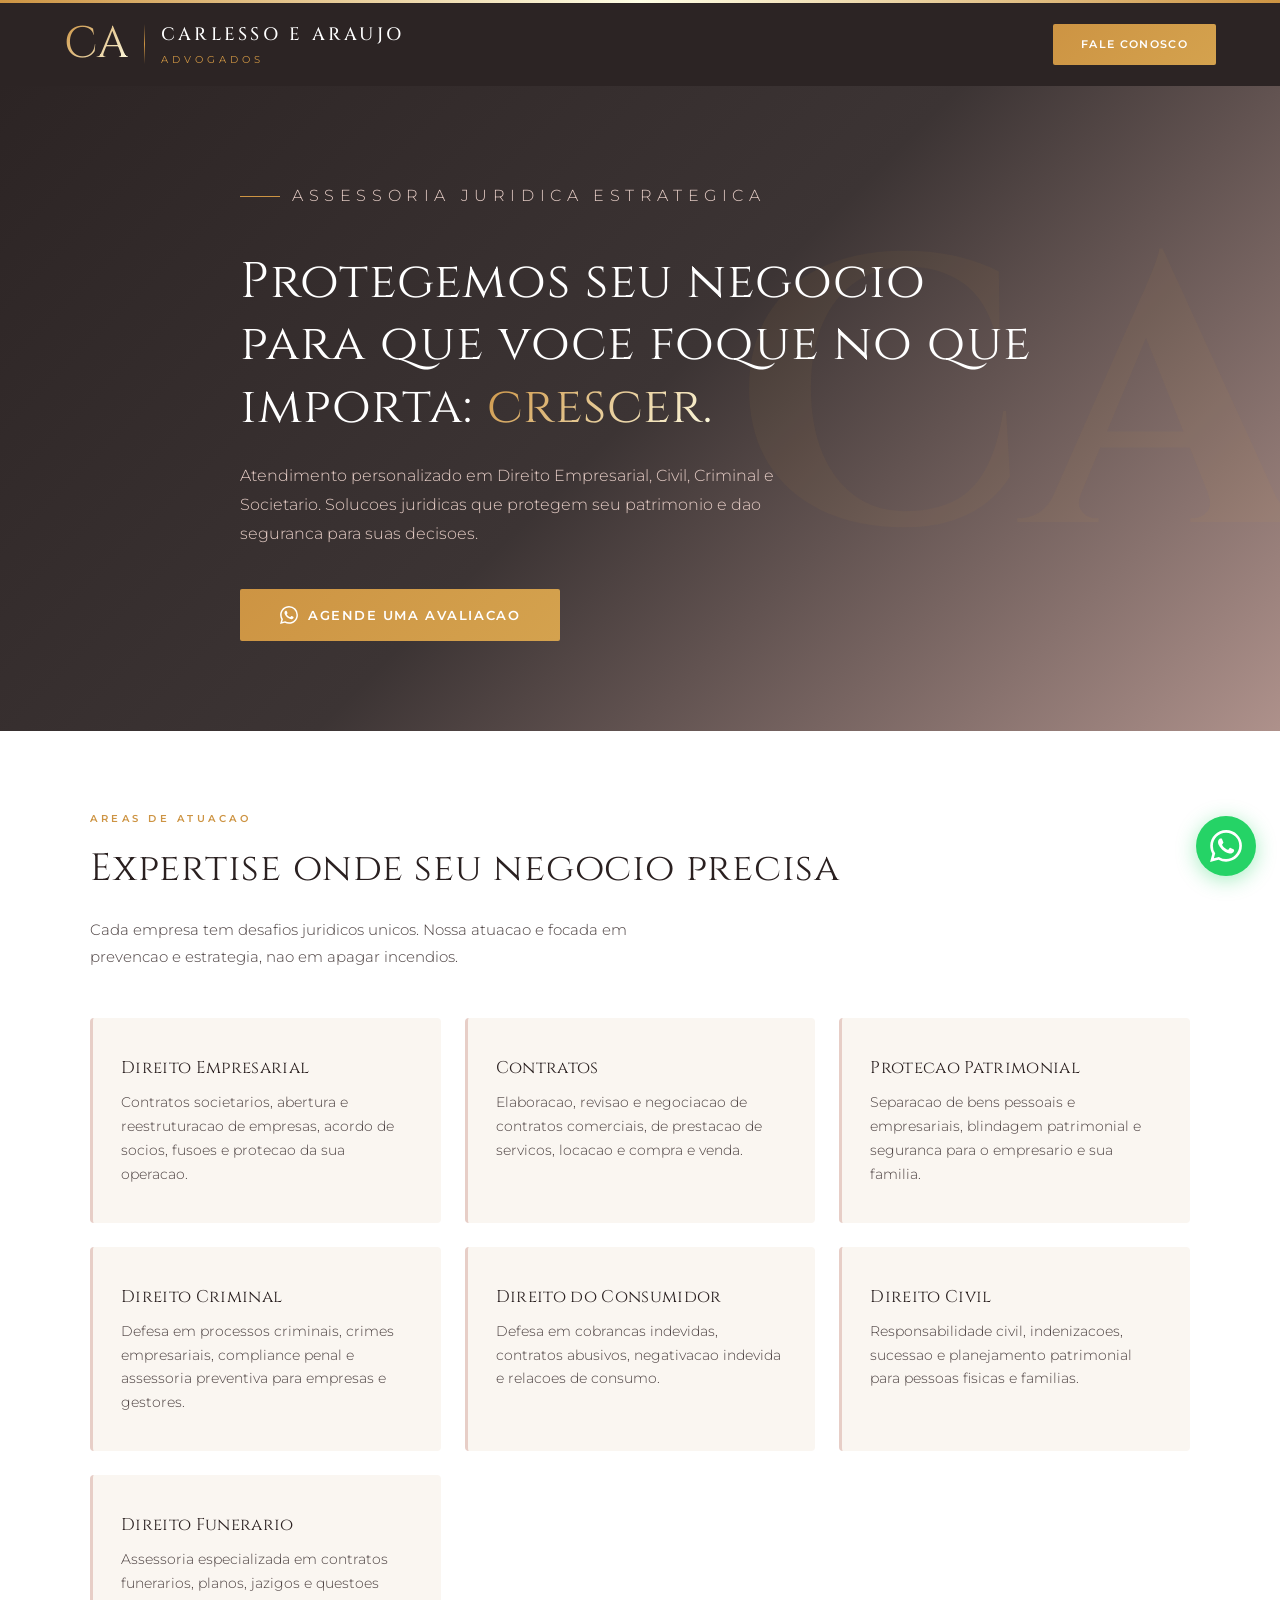
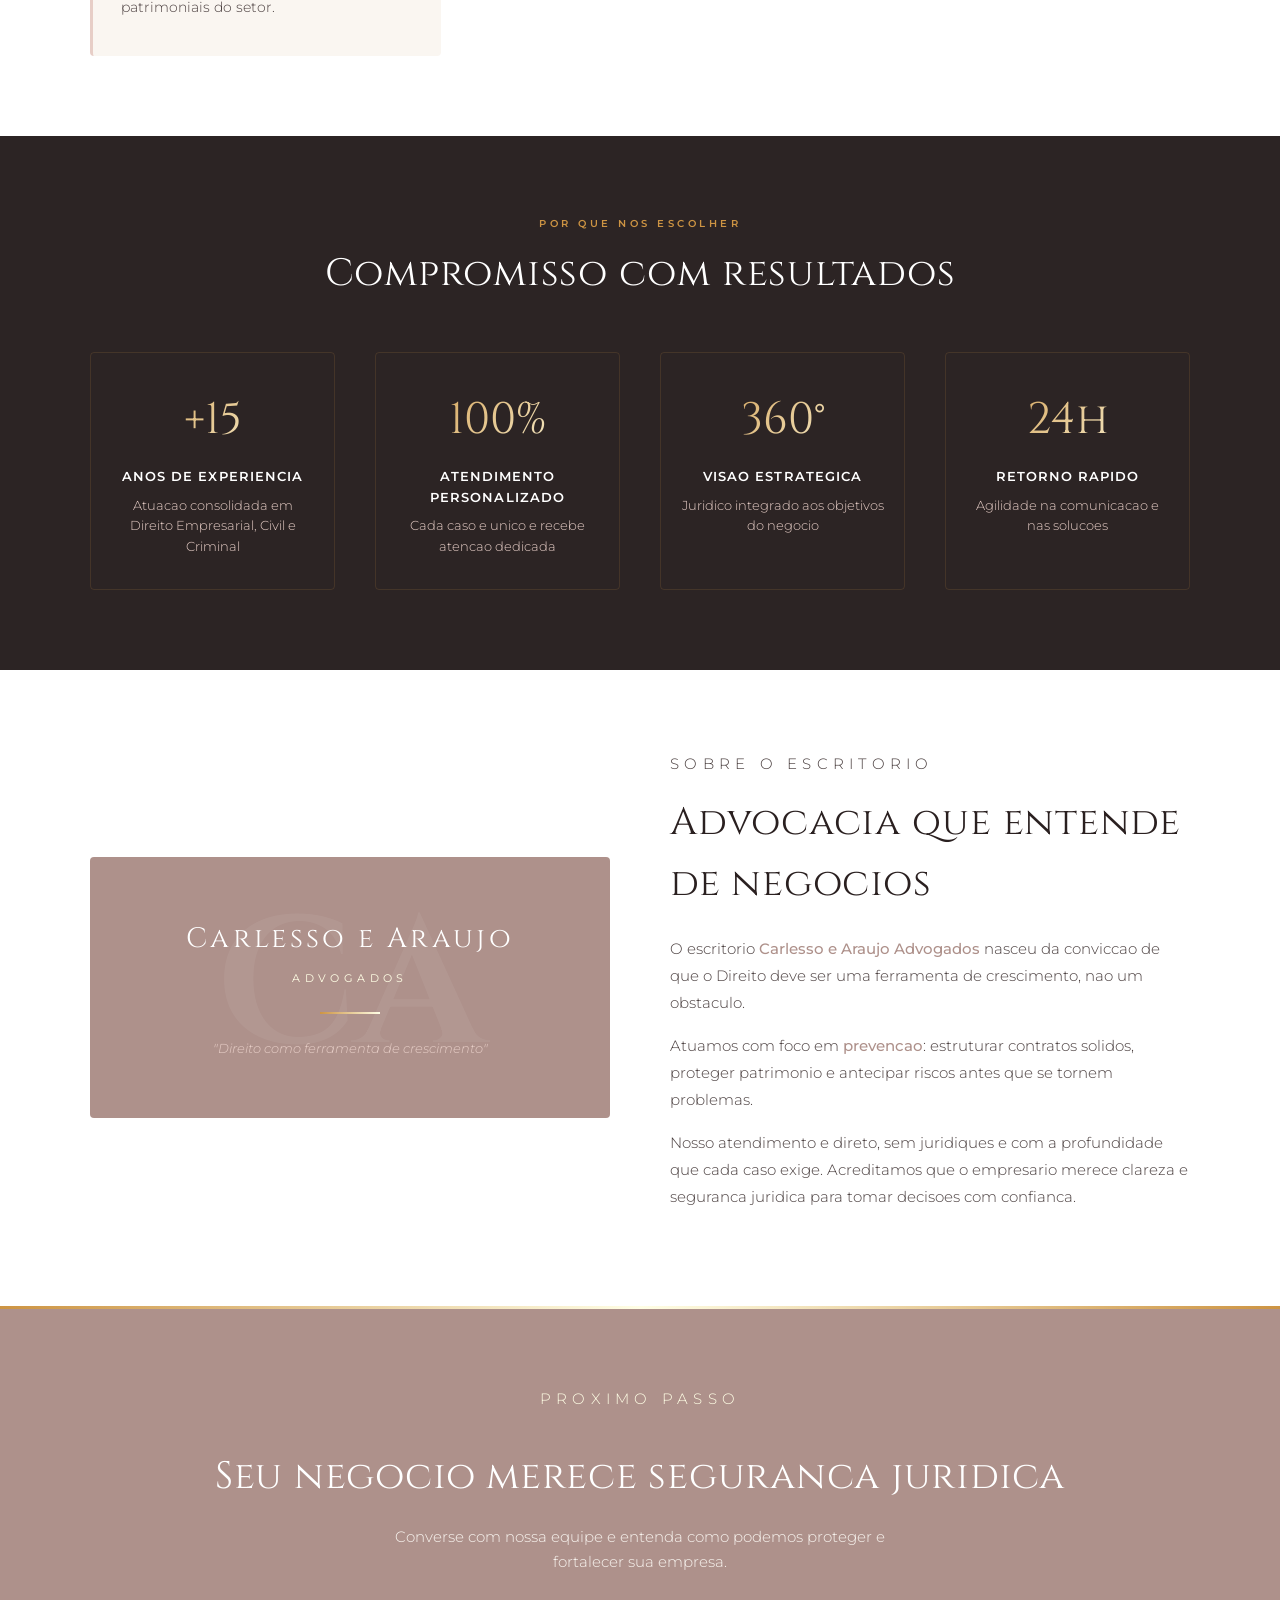
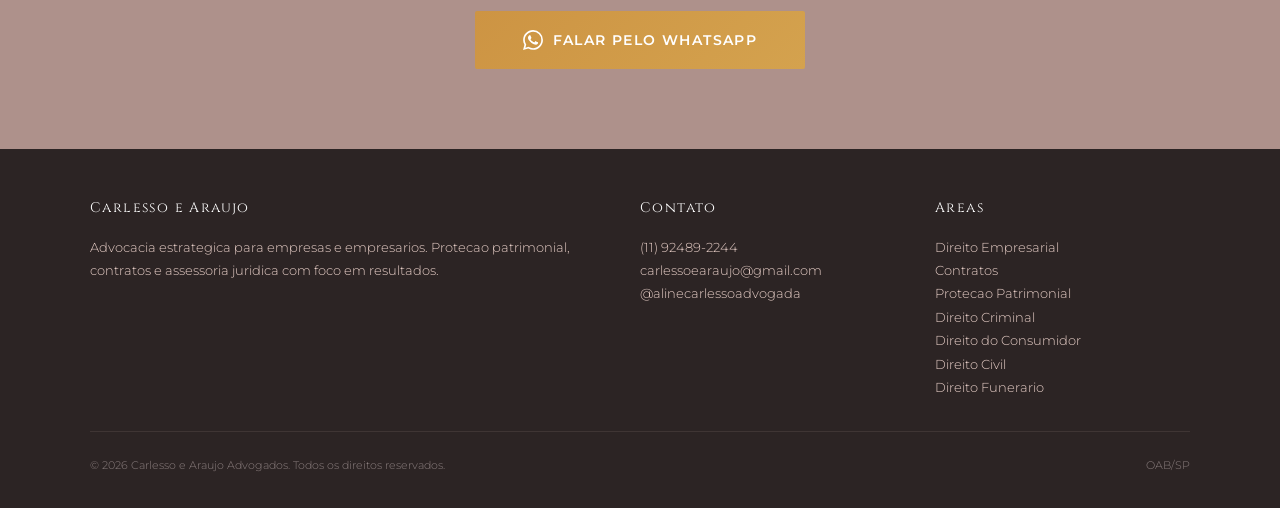
<file: index.html>
<!DOCTYPE html>
<html lang="pt-BR">
<head>
    <meta charset="UTF-8">
    <meta name="viewport" content="width=device-width, initial-scale=1.0">
    <title>Carlesso e Araujo Advogados | Direito Empresarial, Civil, Criminal e Societario</title>
    <meta name="description" content="Assessoria juridica estrategica para empresas e empresarios. Contratos, sociedades, protecao patrimonial, direito criminal e resolucao de conflitos.">
    <link rel="preconnect" href="https://fonts.googleapis.com">
    <link rel="preconnect" href="https://fonts.gstatic.com" crossorigin>
    <link href="https://fonts.googleapis.com/css2?family=Cinzel:wght@400;500;600;700&family=Montserrat:wght@300;400;500;600&display=swap" rel="stylesheet">
    <style>
        :root {
            --rose-dark: #AE918B;
            --rose-medium: #C4ADA8;
            --rose-light: #E7CEC7;
            --gold-dark: #CD9443;
            --gold-mid: #D4A24E;
            --gold-light: #FFFEE5;
            --cream: #FAF6F1;
            --dark-bg: #2C2424;
            --dark-section: #3C3434;
            --text-dark: #2A2020;
            --text-medium: #4A3F3F;
            --text-light: #8A7E7E;
            --white: #FFFFFF;
        }

        * { margin: 0; padding: 0; box-sizing: border-box; }
        html { scroll-behavior: smooth; }

        body {
            font-family: 'Montserrat', sans-serif;
            color: var(--text-dark);
            background: var(--cream);
            line-height: 1.6;
            -webkit-font-smoothing: antialiased;
        }

        h1, h2, h3, h4 {
            font-family: 'Cinzel', serif;
            font-weight: 400;
            letter-spacing: 0.02em;
        }

        /* ========== HEADER ========== */
        .header {
            position: fixed;
            top: 0;
            width: 100%;
            z-index: 100;
            background: var(--dark-bg);
            transition: box-shadow 0.3s ease;
        }

        .header.scrolled {
            box-shadow: 0 2px 30px rgba(0,0,0,0.3);
        }

        .header-gold {
            height: 3px;
            background: linear-gradient(90deg, var(--gold-dark), var(--gold-light), var(--gold-dark));
        }

        .header-inner {
            max-width: 1200px;
            margin: 0 auto;
            padding: 18px 24px;
            display: flex;
            align-items: center;
            justify-content: space-between;
        }

        .logo {
            display: flex;
            align-items: center;
            gap: 16px;
            text-decoration: none;
        }

        .logo-monogram {
            font-family: 'Cinzel', serif;
            font-size: 44px;
            font-weight: 400;
            background: linear-gradient(135deg, var(--gold-dark), var(--gold-light));
            -webkit-background-clip: text;
            -webkit-text-fill-color: transparent;
            background-clip: text;
            line-height: 1;
        }

        .logo-divider {
            width: 1px;
            height: 40px;
            background: linear-gradient(180deg, transparent, var(--gold-dark), transparent);
        }

        .logo-text {
            display: flex;
            flex-direction: column;
        }

        .logo-name {
            font-family: 'Cinzel', serif;
            font-size: 18px;
            font-weight: 500;
            color: var(--white);
            letter-spacing: 0.18em;
            text-transform: uppercase;
        }

        .logo-subtitle {
            font-family: 'Montserrat', sans-serif;
            font-size: 10px;
            font-weight: 400;
            color: var(--gold-dark);
            letter-spacing: 0.4em;
            text-transform: uppercase;
            margin-top: 2px;
        }

        .header-cta {
            display: inline-flex;
            align-items: center;
            gap: 8px;
            padding: 12px 28px;
            background: linear-gradient(135deg, var(--gold-dark), var(--gold-mid));
            color: var(--white);
            text-decoration: none;
            font-family: 'Montserrat', sans-serif;
            font-size: 11px;
            font-weight: 600;
            letter-spacing: 0.12em;
            text-transform: uppercase;
            border-radius: 2px;
            transition: transform 0.3s, box-shadow 0.3s;
        }

        .header-cta:hover {
            transform: translateY(-1px);
            box-shadow: 0 4px 15px rgba(205,148,67,0.4);
        }

        /* ========== HERO ========== */
        .hero {
            margin-top: 82px;
            padding: 100px 24px 90px;
            background: linear-gradient(135deg, var(--dark-bg) 0%, var(--dark-section) 50%, var(--rose-dark) 100%);
            position: relative;
            overflow: hidden;
        }

        .hero::before {
            content: 'CA';
            position: absolute;
            right: -20px;
            top: 50%;
            transform: translateY(-50%);
            font-family: 'Cinzel', serif;
            font-size: 380px;
            font-weight: 700;
            color: rgba(205,148,67,0.05);
            line-height: 1;
            pointer-events: none;
        }

        .hero-inner {
            max-width: 800px;
            margin: 0 auto;
            position: relative;
            z-index: 1;
        }

        .hero-tag {
            font-family: 'Montserrat', sans-serif;
            font-size: 11px;
            font-weight: 500;
            letter-spacing: 0.35em;
            text-transform: uppercase;
            color: var(--gold-dark);
            margin-bottom: 28px;
            display: flex;
            align-items: center;
            gap: 12px;
        }

        .hero-tag::before {
            content: '';
            width: 40px;
            height: 1px;
            background: var(--gold-dark);
        }

        .hero h1 {
            font-size: clamp(30px, 5vw, 50px);
            color: var(--white);
            line-height: 1.25;
            margin-bottom: 24px;
        }

        .hero h1 em {
            font-style: normal;
            background: linear-gradient(135deg, var(--gold-dark), var(--gold-light));
            -webkit-background-clip: text;
            -webkit-text-fill-color: transparent;
            background-clip: text;
        }

        .hero p {
            font-size: 16px;
            font-weight: 300;
            color: var(--rose-light);
            max-width: 560px;
            margin-bottom: 40px;
            line-height: 1.8;
        }

        .hero-cta {
            display: inline-flex;
            align-items: center;
            gap: 10px;
            padding: 16px 40px;
            background: linear-gradient(135deg, var(--gold-dark), var(--gold-mid));
            color: var(--white);
            text-decoration: none;
            font-family: 'Montserrat', sans-serif;
            font-size: 13px;
            font-weight: 600;
            letter-spacing: 0.12em;
            text-transform: uppercase;
            border-radius: 2px;
            transition: transform 0.3s, box-shadow 0.3s;
        }

        .hero-cta:hover {
            transform: translateY(-2px);
            box-shadow: 0 8px 30px rgba(205,148,67,0.35);
        }

        .hero-cta svg { width: 18px; height: 18px; fill: currentColor; }

        /* ========== SECTION BASE ========== */
        .section { padding: 80px 24px; }
        .section-inner { max-width: 1100px; margin: 0 auto; }

        .section-tag {
            font-family: 'Montserrat', sans-serif;
            font-size: 10px;
            font-weight: 600;
            letter-spacing: 0.35em;
            text-transform: uppercase;
            color: var(--gold-dark);
            margin-bottom: 12px;
        }

        .section h2 {
            font-size: clamp(24px, 3.5vw, 38px);
            color: var(--text-dark);
            margin-bottom: 16px;
        }

        .section-desc {
            font-size: 15px;
            font-weight: 300;
            color: var(--text-medium);
            max-width: 600px;
            line-height: 1.8;
            margin-bottom: 48px;
        }

        /* ========== AREAS ========== */
        .areas { background: var(--white); }

        .areas-grid {
            display: grid;
            grid-template-columns: repeat(auto-fit, minmax(300px, 1fr));
            gap: 24px;
        }

        .area-card {
            padding: 36px 28px;
            background: var(--cream);
            border-radius: 4px;
            border-left: 3px solid var(--rose-light);
            transition: border-color 0.3s, transform 0.3s, box-shadow 0.3s;
        }

        .area-card:hover {
            border-left-color: var(--gold-dark);
            transform: translateY(-3px);
            box-shadow: 0 8px 25px rgba(174,145,139,0.15);
        }

        .area-card h3 {
            font-size: 17px;
            color: var(--text-dark);
            margin-bottom: 10px;
        }

        .area-card p {
            font-size: 14px;
            font-weight: 300;
            color: var(--text-medium);
            line-height: 1.7;
        }

        /* ========== DIFFERENTIALS (dark) ========== */
        .differentials {
            background: var(--dark-bg);
            position: relative;
        }

        .differentials .section-tag { color: var(--gold-dark); }
        .differentials h2 { color: var(--white); }
        .differentials .section-desc { color: var(--rose-light); }

        .diff-grid {
            display: grid;
            grid-template-columns: repeat(auto-fit, minmax(240px, 1fr));
            gap: 40px;
        }

        .diff-item {
            text-align: center;
            padding: 32px 20px;
            border: 1px solid rgba(205,148,67,0.15);
            border-radius: 4px;
            transition: border-color 0.3s;
        }

        .diff-item:hover {
            border-color: var(--gold-dark);
        }

        .diff-number {
            font-family: 'Cinzel', serif;
            font-size: 44px;
            font-weight: 400;
            background: linear-gradient(135deg, var(--gold-dark), var(--gold-light));
            -webkit-background-clip: text;
            -webkit-text-fill-color: transparent;
            background-clip: text;
            margin-bottom: 10px;
        }

        .diff-item h4 {
            font-size: 13px;
            font-weight: 600;
            color: var(--white);
            margin-bottom: 8px;
            letter-spacing: 0.08em;
            font-family: 'Montserrat', sans-serif;
            text-transform: uppercase;
        }

        .diff-item p {
            font-size: 13px;
            font-weight: 300;
            color: var(--rose-light);
            line-height: 1.6;
        }

        /* ========== ABOUT (institutional) ========== */
        .about { background: var(--white); }

        .about-content {
            display: grid;
            grid-template-columns: 1fr 1fr;
            gap: 60px;
            align-items: center;
        }

        .about-visual {
            background: var(--rose-dark);
            border-radius: 4px;
            padding: 60px 40px;
            text-align: center;
            position: relative;
            overflow: hidden;
        }

        .about-visual::before {
            content: 'CA';
            position: absolute;
            left: 50%;
            top: 50%;
            transform: translate(-50%, -50%);
            font-family: 'Cinzel', serif;
            font-size: 180px;
            font-weight: 700;
            color: rgba(255,255,255,0.06);
            pointer-events: none;
        }

        .about-visual-name {
            font-family: 'Cinzel', serif;
            font-size: 28px;
            color: var(--white);
            letter-spacing: 0.12em;
            position: relative;
            z-index: 1;
            margin-bottom: 8px;
        }

        .about-visual-sub {
            font-family: 'Montserrat', sans-serif;
            font-size: 11px;
            font-weight: 400;
            color: var(--gold-light);
            letter-spacing: 0.4em;
            text-transform: uppercase;
            position: relative;
            z-index: 1;
        }

        .about-visual-line {
            width: 60px;
            height: 2px;
            background: linear-gradient(90deg, var(--gold-dark), var(--gold-light));
            margin: 24px auto;
            position: relative;
            z-index: 1;
        }

        .about-visual-tagline {
            font-family: 'Montserrat', sans-serif;
            font-size: 13px;
            font-weight: 300;
            font-style: italic;
            color: var(--rose-light);
            position: relative;
            z-index: 1;
        }

        .about-text h2 { margin-bottom: 20px; }

        .about-text p {
            font-size: 15px;
            font-weight: 300;
            color: var(--text-medium);
            line-height: 1.8;
            margin-bottom: 16px;
        }

        .about-text .highlight {
            font-weight: 500;
            color: var(--rose-dark);
        }

        /* ========== CTA SECTION ========== */
        .cta-section {
            background: var(--rose-dark);
            text-align: center;
            padding: 80px 24px;
            position: relative;
        }

        .cta-gold-top {
            position: absolute;
            top: 0;
            left: 0;
            width: 100%;
            height: 3px;
            background: linear-gradient(90deg, var(--gold-dark), var(--gold-light), var(--gold-dark));
        }

        .cta-section h2 {
            color: var(--white);
            font-size: clamp(24px, 3.5vw, 38px);
            margin-bottom: 16px;
        }

        .cta-section p {
            color: var(--cream);
            font-size: 15px;
            font-weight: 300;
            margin-bottom: 36px;
            max-width: 500px;
            margin-left: auto;
            margin-right: auto;
            line-height: 1.7;
        }

        .cta-button {
            display: inline-flex;
            align-items: center;
            gap: 10px;
            padding: 18px 48px;
            background: linear-gradient(135deg, var(--gold-dark), var(--gold-mid));
            color: var(--white);
            text-decoration: none;
            font-family: 'Montserrat', sans-serif;
            font-size: 14px;
            font-weight: 600;
            letter-spacing: 0.1em;
            text-transform: uppercase;
            border-radius: 2px;
            transition: transform 0.3s, box-shadow 0.3s;
        }

        .cta-button:hover {
            transform: translateY(-2px);
            box-shadow: 0 8px 30px rgba(205,148,67,0.4);
        }

        .cta-button svg { width: 20px; height: 20px; fill: currentColor; }

        /* ========== FOOTER ========== */
        .footer {
            background: var(--dark-bg);
            color: var(--rose-light);
            padding: 48px 24px 32px;
        }

        .footer-inner {
            max-width: 1100px;
            margin: 0 auto;
            display: grid;
            grid-template-columns: 2fr 1fr 1fr;
            gap: 40px;
        }

        .footer h4 {
            font-family: 'Cinzel', serif;
            color: var(--white);
            font-size: 14px;
            margin-bottom: 16px;
            letter-spacing: 0.1em;
        }

        .footer p, .footer a {
            font-size: 13px;
            font-weight: 300;
            color: var(--rose-light);
            line-height: 1.8;
            text-decoration: none;
        }

        .footer a:hover { color: var(--gold-dark); }

        .footer-bottom {
            max-width: 1100px;
            margin: 32px auto 0;
            padding-top: 24px;
            border-top: 1px solid rgba(174,145,139,0.15);
            display: flex;
            justify-content: space-between;
            align-items: center;
        }

        .footer-bottom p {
            font-size: 11px;
            color: var(--text-light);
        }

        /* ========== WHATSAPP FLOAT ========== */
        .whatsapp-float {
            position: fixed;
            bottom: 24px;
            right: 24px;
            z-index: 999;
            width: 60px;
            height: 60px;
            background: #25D366;
            border-radius: 50%;
            display: flex;
            align-items: center;
            justify-content: center;
            box-shadow: 0 4px 20px rgba(37,211,102,0.4);
            transition: transform 0.3s;
            text-decoration: none;
        }

        .whatsapp-float:hover { transform: scale(1.1); }
        .whatsapp-float svg { width: 32px; height: 32px; fill: white; }

        /* ========== RESPONSIVE ========== */
        @media (max-width: 768px) {
            .header-cta { display: none; }
            .hero { padding: 60px 24px; }
            .hero::before { font-size: 200px; }
            .about-content { grid-template-columns: 1fr; gap: 32px; }
            .footer-inner { grid-template-columns: 1fr; gap: 24px; }
            .footer-bottom { flex-direction: column; gap: 8px; text-align: center; }
            .areas-grid { grid-template-columns: 1fr; }
            .diff-grid { grid-template-columns: 1fr 1fr; }
            .logo-name { font-size: 14px; }
            .logo-monogram { font-size: 36px; }
        }

        @media (max-width: 480px) {
            .diff-grid { grid-template-columns: 1fr; }
        }
    </style>
</head>
<body>

    <!-- HEADER -->
    <header class="header" id="header">
        <div class="header-gold"></div>
        <div class="header-inner">
            <a href="#" class="logo">
                <span class="logo-monogram">CA</span>
                <div class="logo-divider"></div>
                <div class="logo-text">
                    <span class="logo-name">Carlesso e Araujo</span>
                    <span class="logo-subtitle">Advogados</span>
                </div>
            </a>
            <a href="https://wa.me/5511924892244?text=Ol%C3%A1%2C%20gostaria%20de%20falar%20sobre%20assessoria%20jur%C3%ADdica." class="header-cta" target="_blank" rel="noopener">Fale Conosco</a>
        </div>
    </header>

    <!-- HERO -->
    <section class="hero">
        <div class="hero-inner">
            <p class="hero-tag">Assessoria Juridica Estrategica</p>
            <h1>Protegemos seu negocio para que voce foque no que importa: <em>crescer.</em></h1>
            <p>Atendimento personalizado em Direito Empresarial, Civil, Criminal e Societario. Solucoes juridicas que protegem seu patrimonio e dao seguranca para suas decisoes.</p>
            <a href="https://wa.me/5511924892244?text=Ol%C3%A1%2C%20gostaria%20de%20agendar%20uma%20avalia%C3%A7%C3%A3o%20sobre%20meu%20caso." class="hero-cta" target="_blank" rel="noopener">
                <svg viewBox="0 0 24 24"><path d="M17.472 14.382c-.297-.149-1.758-.867-2.03-.967-.273-.099-.471-.148-.67.15-.197.297-.767.966-.94 1.164-.173.199-.347.223-.644.075-.297-.15-1.255-.463-2.39-1.475-.883-.788-1.48-1.761-1.653-2.059-.173-.297-.018-.458.13-.606.134-.133.298-.347.446-.52.149-.174.198-.298.298-.497.099-.198.05-.371-.025-.52-.075-.149-.669-1.612-.916-2.207-.242-.579-.487-.5-.669-.51-.173-.008-.371-.01-.57-.01-.198 0-.52.074-.792.372-.272.297-1.04 1.016-1.04 2.479 0 1.462 1.065 2.875 1.213 3.074.149.198 2.096 3.2 5.077 4.487.709.306 1.262.489 1.694.625.712.227 1.36.195 1.871.118.571-.085 1.758-.719 2.006-1.413.248-.694.248-1.289.173-1.413-.074-.124-.272-.198-.57-.347m-5.421 7.403h-.004a9.87 9.87 0 01-5.031-1.378l-.361-.214-3.741.982.998-3.648-.235-.374a9.86 9.86 0 01-1.51-5.26c.001-5.45 4.436-9.884 9.888-9.884 2.64 0 5.122 1.03 6.988 2.898a9.825 9.825 0 012.893 6.994c-.003 5.45-4.437 9.884-9.885 9.884m8.413-18.297A11.815 11.815 0 0012.05 0C5.495 0 .16 5.335.157 11.892c0 2.096.547 4.142 1.588 5.945L.057 24l6.305-1.654a11.882 11.882 0 005.683 1.448h.005c6.554 0 11.89-5.335 11.893-11.893a11.821 11.821 0 00-3.48-8.413z"/></svg>
                Agende uma Avaliacao
            </a>
        </div>
    </section>

    <!-- AREAS DE ATUACAO -->
    <section class="section areas">
        <div class="section-inner">
            <p class="section-tag">Areas de Atuacao</p>
            <h2>Expertise onde seu negocio precisa</h2>
            <p class="section-desc">Cada empresa tem desafios juridicos unicos. Nossa atuacao e focada em prevencao e estrategia, nao em apagar incendios.</p>

            <div class="areas-grid">
                <div class="area-card">
                    <h3>Direito Empresarial</h3>
                    <p>Contratos societarios, abertura e reestruturacao de empresas, acordo de socios, fusoes e protecao da sua operacao.</p>
                </div>
                <div class="area-card">
                    <h3>Contratos</h3>
                    <p>Elaboracao, revisao e negociacao de contratos comerciais, de prestacao de servicos, locacao e compra e venda.</p>
                </div>
                <div class="area-card">
                    <h3>Protecao Patrimonial</h3>
                    <p>Separacao de bens pessoais e empresariais, blindagem patrimonial e seguranca para o empresario e sua familia.</p>
                </div>
                <div class="area-card">
                    <h3>Direito Criminal</h3>
                    <p>Defesa em processos criminais, crimes empresariais, compliance penal e assessoria preventiva para empresas e gestores.</p>
                </div>
                <div class="area-card">
                    <h3>Direito do Consumidor</h3>
                    <p>Defesa em cobrancas indevidas, contratos abusivos, negativacao indevida e relacoes de consumo.</p>
                </div>
                <div class="area-card">
                    <h3>Direito Civil</h3>
                    <p>Responsabilidade civil, indenizacoes, sucessao e planejamento patrimonial para pessoas fisicas e familias.</p>
                </div>
                <div class="area-card">
                    <h3>Direito Funerario</h3>
                    <p>Assessoria especializada em contratos funerarios, planos, jazigos e questoes patrimoniais do setor.</p>
                </div>
            </div>
        </div>
    </section>

    <!-- DIFERENCIAIS -->
    <section class="section differentials">
        <div class="section-inner">
            <p class="section-tag" style="text-align:center;">Por que nos escolher</p>
            <h2 style="text-align:center; margin-bottom:48px;">Compromisso com resultados</h2>
            <div class="diff-grid">
                <div class="diff-item">
                    <div class="diff-number">+15</div>
                    <h4>Anos de Experiencia</h4>
                    <p>Atuacao consolidada em Direito Empresarial, Civil e Criminal</p>
                </div>
                <div class="diff-item">
                    <div class="diff-number">100%</div>
                    <h4>Atendimento Personalizado</h4>
                    <p>Cada caso e unico e recebe atencao dedicada</p>
                </div>
                <div class="diff-item">
                    <div class="diff-number">360&deg;</div>
                    <h4>Visao Estrategica</h4>
                    <p>Juridico integrado aos objetivos do negocio</p>
                </div>
                <div class="diff-item">
                    <div class="diff-number">24h</div>
                    <h4>Retorno Rapido</h4>
                    <p>Agilidade na comunicacao e nas solucoes</p>
                </div>
            </div>
        </div>
    </section>

    <!-- SOBRE (institucional, sem foto) -->
    <section class="section about" id="sobre">
        <div class="section-inner">
            <div class="about-content">
                <div class="about-visual">
                    <div class="about-visual-name">Carlesso e Araujo</div>
                    <div class="about-visual-sub">Advogados</div>
                    <div class="about-visual-line"></div>
                    <div class="about-visual-tagline">"Direito como ferramenta de crescimento"</div>
                </div>
                <div class="about-text">
                    <p class="section-tag">Sobre o Escritorio</p>
                    <h2>Advocacia que entende de negocios</h2>
                    <p>O escritorio <span class="highlight">Carlesso e Araujo Advogados</span> nasceu da conviccao de que o Direito deve ser uma ferramenta de crescimento, nao um obstaculo.</p>
                    <p>Atuamos com foco em <span class="highlight">prevencao</span>: estruturar contratos solidos, proteger patrimonio e antecipar riscos antes que se tornem problemas.</p>
                    <p>Nosso atendimento e direto, sem juridiques e com a profundidade que cada caso exige. Acreditamos que o empresario merece clareza e seguranca juridica para tomar decisoes com confianca.</p>
                </div>
            </div>
        </div>
    </section>

    <!-- CTA -->
    <section class="cta-section">
        <div class="cta-gold-top"></div>
        <p class="section-tag" style="color: var(--gold-light);">Proximo Passo</p>
        <h2>Seu negocio merece seguranca juridica</h2>
        <p>Converse com nossa equipe e entenda como podemos proteger e fortalecer sua empresa.</p>
        <a href="https://wa.me/5511924892244?text=Ol%C3%A1%2C%20vim%20pelo%20site%20e%20gostaria%20de%20agendar%20uma%20avalia%C3%A7%C3%A3o." class="cta-button" target="_blank" rel="noopener">
            <svg viewBox="0 0 24 24"><path d="M17.472 14.382c-.297-.149-1.758-.867-2.03-.967-.273-.099-.471-.148-.67.15-.197.297-.767.966-.94 1.164-.173.199-.347.223-.644.075-.297-.15-1.255-.463-2.39-1.475-.883-.788-1.48-1.761-1.653-2.059-.173-.297-.018-.458.13-.606.134-.133.298-.347.446-.52.149-.174.198-.298.298-.497.099-.198.05-.371-.025-.52-.075-.149-.669-1.612-.916-2.207-.242-.579-.487-.5-.669-.51-.173-.008-.371-.01-.57-.01-.198 0-.52.074-.792.372-.272.297-1.04 1.016-1.04 2.479 0 1.462 1.065 2.875 1.213 3.074.149.198 2.096 3.2 5.077 4.487.709.306 1.262.489 1.694.625.712.227 1.36.195 1.871.118.571-.085 1.758-.719 2.006-1.413.248-.694.248-1.289.173-1.413-.074-.124-.272-.198-.57-.347m-5.421 7.403h-.004a9.87 9.87 0 01-5.031-1.378l-.361-.214-3.741.982.998-3.648-.235-.374a9.86 9.86 0 01-1.51-5.26c.001-5.45 4.436-9.884 9.888-9.884 2.64 0 5.122 1.03 6.988 2.898a9.825 9.825 0 012.893 6.994c-.003 5.45-4.437 9.884-9.885 9.884m8.413-18.297A11.815 11.815 0 0012.05 0C5.495 0 .16 5.335.157 11.892c0 2.096.547 4.142 1.588 5.945L.057 24l6.305-1.654a11.882 11.882 0 005.683 1.448h.005c6.554 0 11.89-5.335 11.893-11.893a11.821 11.821 0 00-3.48-8.413z"/></svg>
            Falar pelo WhatsApp
        </a>
    </section>

    <!-- FOOTER -->
    <footer class="footer">
        <div class="footer-inner">
            <div>
                <h4>Carlesso e Araujo</h4>
                <p>Advocacia estrategica para empresas e empresarios. Protecao patrimonial, contratos e assessoria juridica com foco em resultados.</p>
            </div>
            <div>
                <h4>Contato</h4>
                <p>
                    <a href="https://wa.me/5511924892244" target="_blank" rel="noopener">(11) 92489-2244</a><br>
                    <a href="mailto:carlessoearaujo@gmail.com">carlessoearaujo@gmail.com</a><br>
                    <a href="https://instagram.com/alinecarlessoadvogada" target="_blank" rel="noopener">@alinecarlessoadvogada</a>
                </p>
            </div>
            <div>
                <h4>Areas</h4>
                <p>
                    Direito Empresarial<br>
                    Contratos<br>
                    Protecao Patrimonial<br>
                    Direito Criminal<br>
                    Direito do Consumidor<br>
                    Direito Civil<br>
                    Direito Funerario
                </p>
            </div>
        </div>
        <div class="footer-bottom">
            <p>&copy; 2026 Carlesso e Araujo Advogados. Todos os direitos reservados.</p>
            <p>OAB/SP</p>
        </div>
    </footer>

    <!-- WHATSAPP FLOAT -->
    <a href="https://wa.me/5511924892244?text=Ol%C3%A1%2C%20vim%20pelo%20site%20e%20gostaria%20de%20informa%C3%A7%C3%B5es." class="whatsapp-float" target="_blank" rel="noopener" aria-label="WhatsApp">
        <svg viewBox="0 0 24 24"><path d="M17.472 14.382c-.297-.149-1.758-.867-2.03-.967-.273-.099-.471-.148-.67.15-.197.297-.767.966-.94 1.164-.173.199-.347.223-.644.075-.297-.15-1.255-.463-2.39-1.475-.883-.788-1.48-1.761-1.653-2.059-.173-.297-.018-.458.13-.606.134-.133.298-.347.446-.52.149-.174.198-.298.298-.497.099-.198.05-.371-.025-.52-.075-.149-.669-1.612-.916-2.207-.242-.579-.487-.5-.669-.51-.173-.008-.371-.01-.57-.01-.198 0-.52.074-.792.372-.272.297-1.04 1.016-1.04 2.479 0 1.462 1.065 2.875 1.213 3.074.149.198 2.096 3.2 5.077 4.487.709.306 1.262.489 1.694.625.712.227 1.36.195 1.871.118.571-.085 1.758-.719 2.006-1.413.248-.694.248-1.289.173-1.413-.074-.124-.272-.198-.57-.347m-5.421 7.403h-.004a9.87 9.87 0 01-5.031-1.378l-.361-.214-3.741.982.998-3.648-.235-.374a9.86 9.86 0 01-1.51-5.26c.001-5.45 4.436-9.884 9.888-9.884 2.64 0 5.122 1.03 6.988 2.898a9.825 9.825 0 012.893 6.994c-.003 5.45-4.437 9.884-9.885 9.884m8.413-18.297A11.815 11.815 0 0012.05 0C5.495 0 .16 5.335.157 11.892c0 2.096.547 4.142 1.588 5.945L.057 24l6.305-1.654a11.882 11.882 0 005.683 1.448h.005c6.554 0 11.89-5.335 11.893-11.893a11.821 11.821 0 00-3.48-8.413z"/></svg>
    </a>

    <script>
        window.addEventListener('scroll', function() {
            document.getElementById('header').classList.toggle('scrolled', window.scrollY > 50);
        });
    </script>

</body>
</html>
</file>
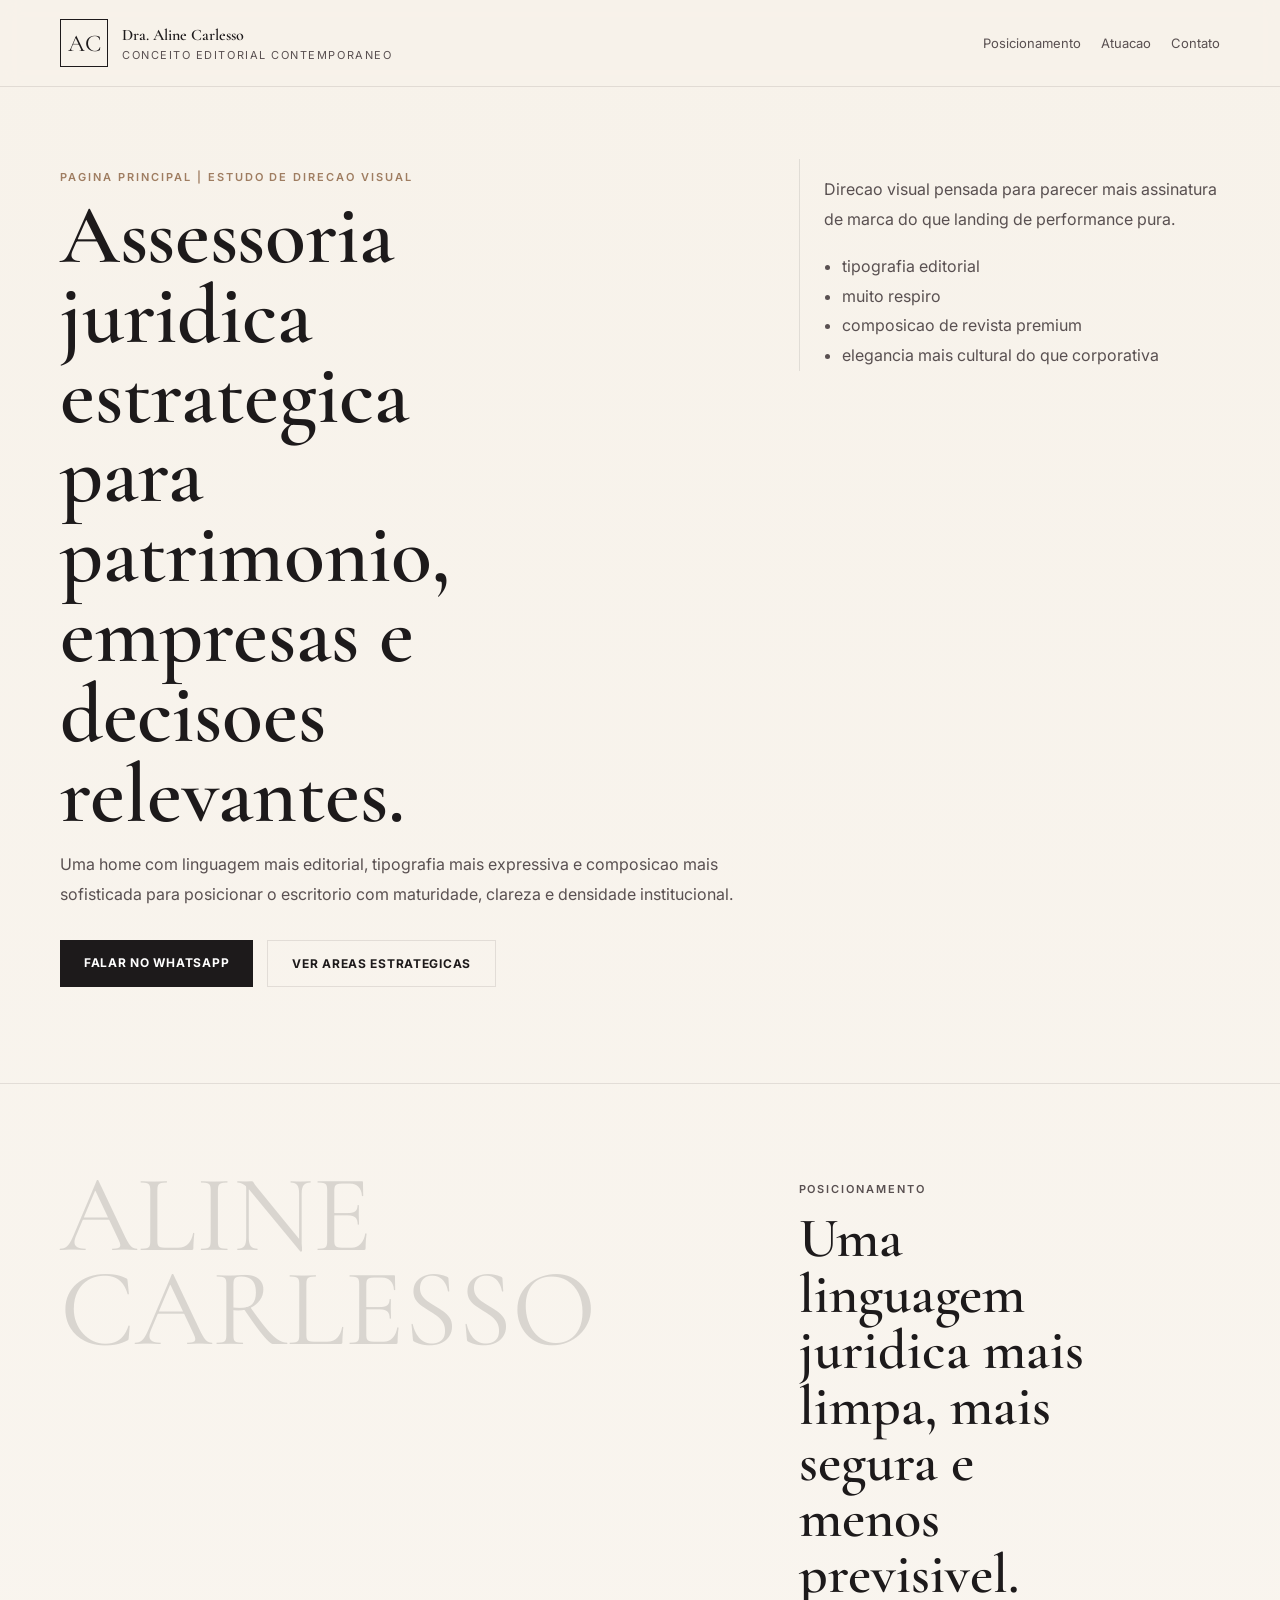
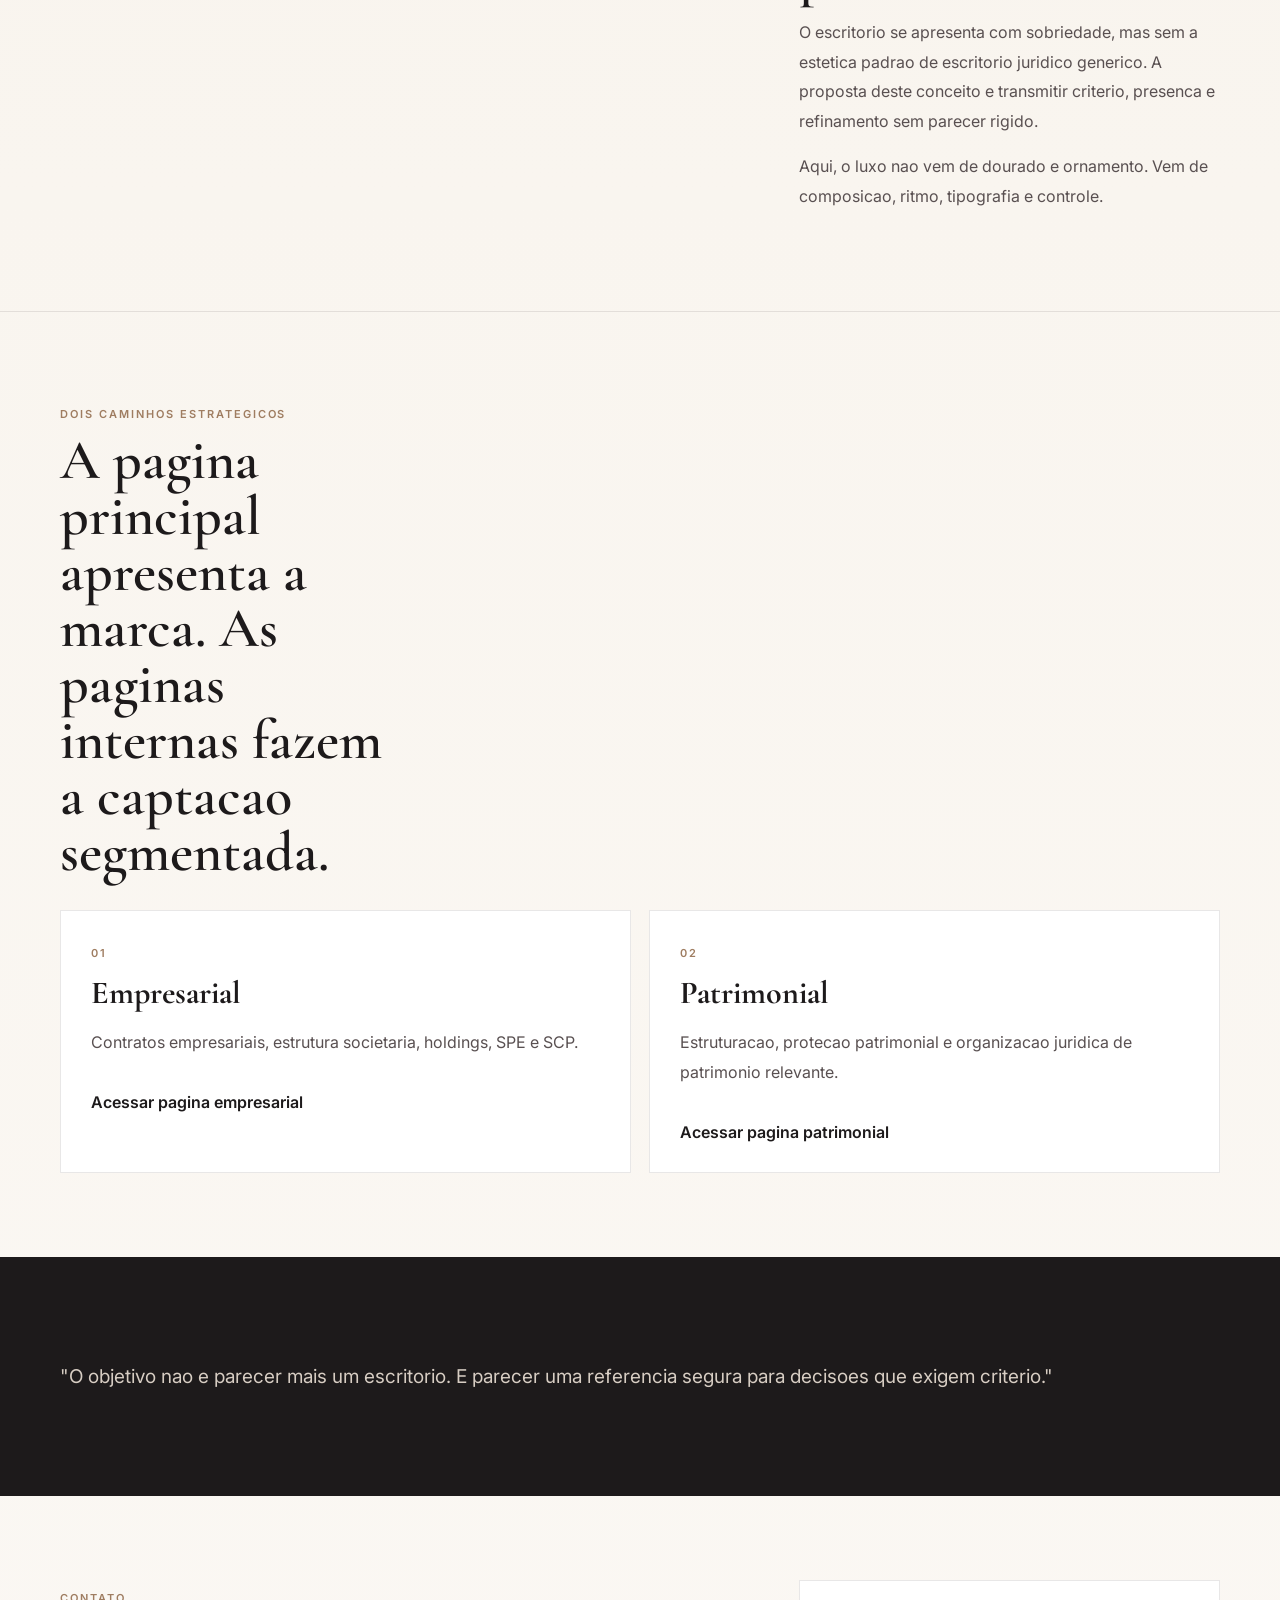
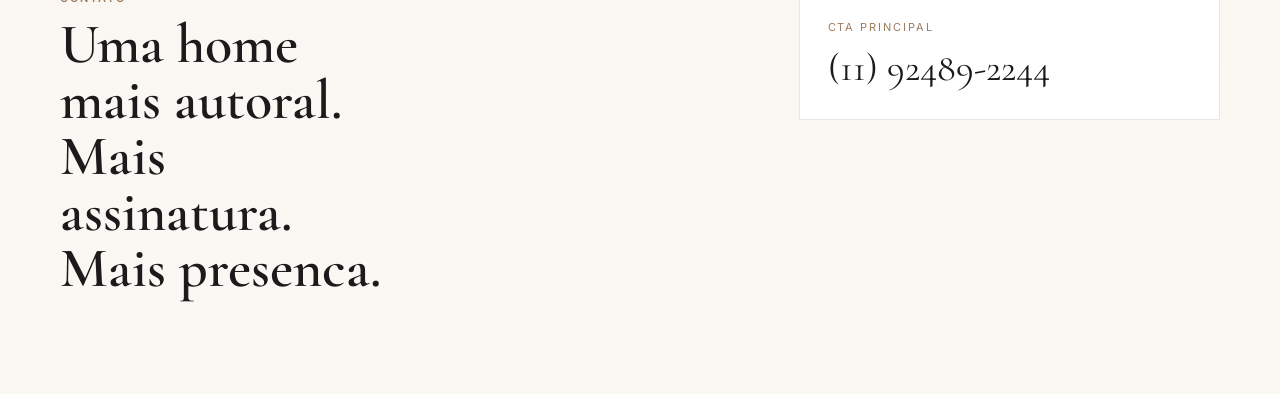
<file: conceito-editorial/index.html>
<!DOCTYPE html>
<html lang="pt-BR">
<head>
    <meta charset="UTF-8">
    <meta name="viewport" content="width=device-width, initial-scale=1.0">
    <title>Dra. Aline Carlesso | Conceito Editorial Contemporaneo</title>
    <meta name="description" content="Conceito editorial contemporaneo para a pagina principal do escritorio da Dra. Aline Carlesso.">
    <link rel="preconnect" href="https://fonts.googleapis.com">
    <link rel="preconnect" href="https://fonts.gstatic.com" crossorigin>
    <link href="https://fonts.googleapis.com/css2?family=Cormorant+Garamond:wght@500;600;700&family=Inter:wght@400;500;600;700&display=swap" rel="stylesheet">
    <link rel="stylesheet" href="./styles.css">
</head>
<body>
    <header class="header">
        <div class="container header-inner">
            <a href="#" class="brand">
                <span class="brand-mark">AC</span>
                <span class="brand-copy">
                    <strong>Dra. Aline Carlesso</strong>
                    <span>Conceito editorial contemporaneo</span>
                </span>
            </a>
            <nav class="nav">
                <a href="#posicionamento">Posicionamento</a>
                <a href="#caminhos">Atuacao</a>
                <a href="#contato">Contato</a>
            </nav>
        </div>
    </header>

    <main>
        <section class="hero">
            <div class="container hero-grid">
                <div class="hero-copy">
                    <p class="eyebrow">Pagina principal | Estudo de direcao visual</p>
                    <h1>Assessoria juridica estrategica para patrimonio, empresas e decisoes relevantes.</h1>
                    <p class="hero-text">
                        Uma home com linguagem mais editorial, tipografia mais expressiva e composicao mais sofisticada para
                        posicionar o escritorio com maturidade, clareza e densidade institucional.
                    </p>
                    <div class="hero-actions">
                        <a href="https://wa.me/5511924892244" class="button button-primary" target="_blank" rel="noopener">Falar no WhatsApp</a>
                        <a href="#caminhos" class="button button-secondary">Ver areas estrategicas</a>
                    </div>
                </div>
                <aside class="hero-side">
                    <p>Direcao visual pensada para parecer mais assinatura de marca do que landing de performance pura.</p>
                    <ul>
                        <li>tipografia editorial</li>
                        <li>muito respiro</li>
                        <li>composicao de revista premium</li>
                        <li>elegancia mais cultural do que corporativa</li>
                    </ul>
                </aside>
            </div>
        </section>

        <section class="section manifesto" id="posicionamento">
            <div class="container manifesto-grid">
                <div class="manifesto-stamp">ALINE<br>CARLESSO</div>
                <div class="manifesto-copy">
                    <p class="section-label">Posicionamento</p>
                    <h2>Uma linguagem juridica mais limpa, mais segura e menos previsivel.</h2>
                    <p>
                        O escritorio se apresenta com sobriedade, mas sem a estetica padrao de escritorio juridico generico.
                        A proposta deste conceito e transmitir criterio, presenca e refinamento sem parecer rigido.
                    </p>
                    <p>
                        Aqui, o luxo nao vem de dourado e ornamento. Vem de composicao, ritmo, tipografia e controle.
                    </p>
                </div>
            </div>
        </section>

        <section class="section pathways" id="caminhos">
            <div class="container">
                <div class="section-head">
                    <p class="section-label">Dois caminhos estrategicos</p>
                    <h2>A pagina principal apresenta a marca. As paginas internas fazem a captacao segmentada.</h2>
                </div>
                <div class="path-grid">
                    <article class="path-card">
                        <span class="path-index">01</span>
                        <h3>Empresarial</h3>
                        <p>Contratos empresariais, estrutura societaria, holdings, SPE e SCP.</p>
                        <a href="/carlesso-landing/empresarial/">Acessar pagina empresarial</a>
                    </article>
                    <article class="path-card">
                        <span class="path-index">02</span>
                        <h3>Patrimonial</h3>
                        <p>Estruturacao, protecao patrimonial e organizacao juridica de patrimonio relevante.</p>
                        <a href="/carlesso-landing/patrimonial/">Acessar pagina patrimonial</a>
                    </article>
                </div>
            </div>
        </section>

        <section class="section quote-band">
            <div class="container quote-band-inner">
                <p class="quote-text">"O objetivo nao e parecer mais um escritorio. E parecer uma referencia segura para decisoes que exigem criterio."</p>
            </div>
        </section>

        <section class="section contact" id="contato">
            <div class="container contact-grid">
                <div>
                    <p class="section-label">Contato</p>
                    <h2>Uma home mais autoral. Mais assinatura. Mais presenca.</h2>
                </div>
                <div class="contact-box">
                    <p>CTA principal</p>
                    <a href="https://wa.me/5511924892244" target="_blank" rel="noopener">(11) 92489-2244</a>
                </div>
            </div>
        </section>
    </main>
</body>
</html>
</file>
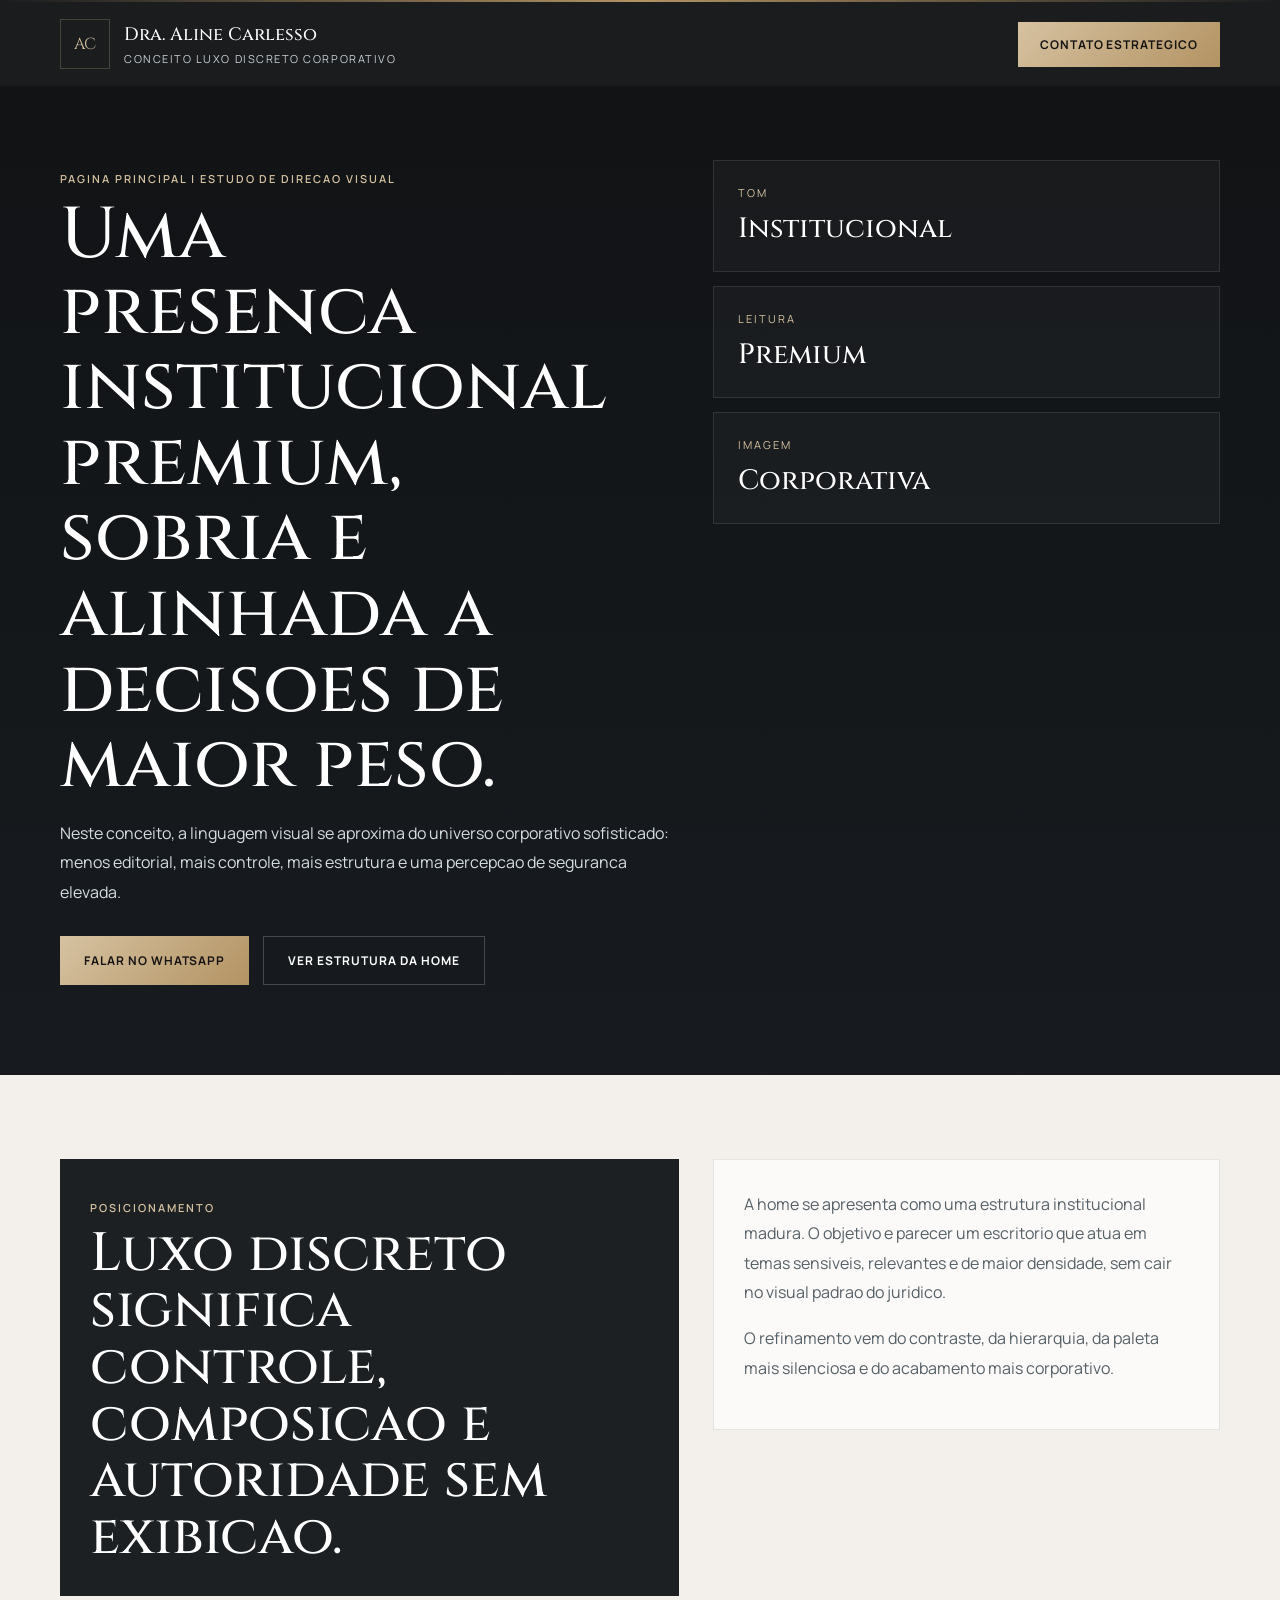
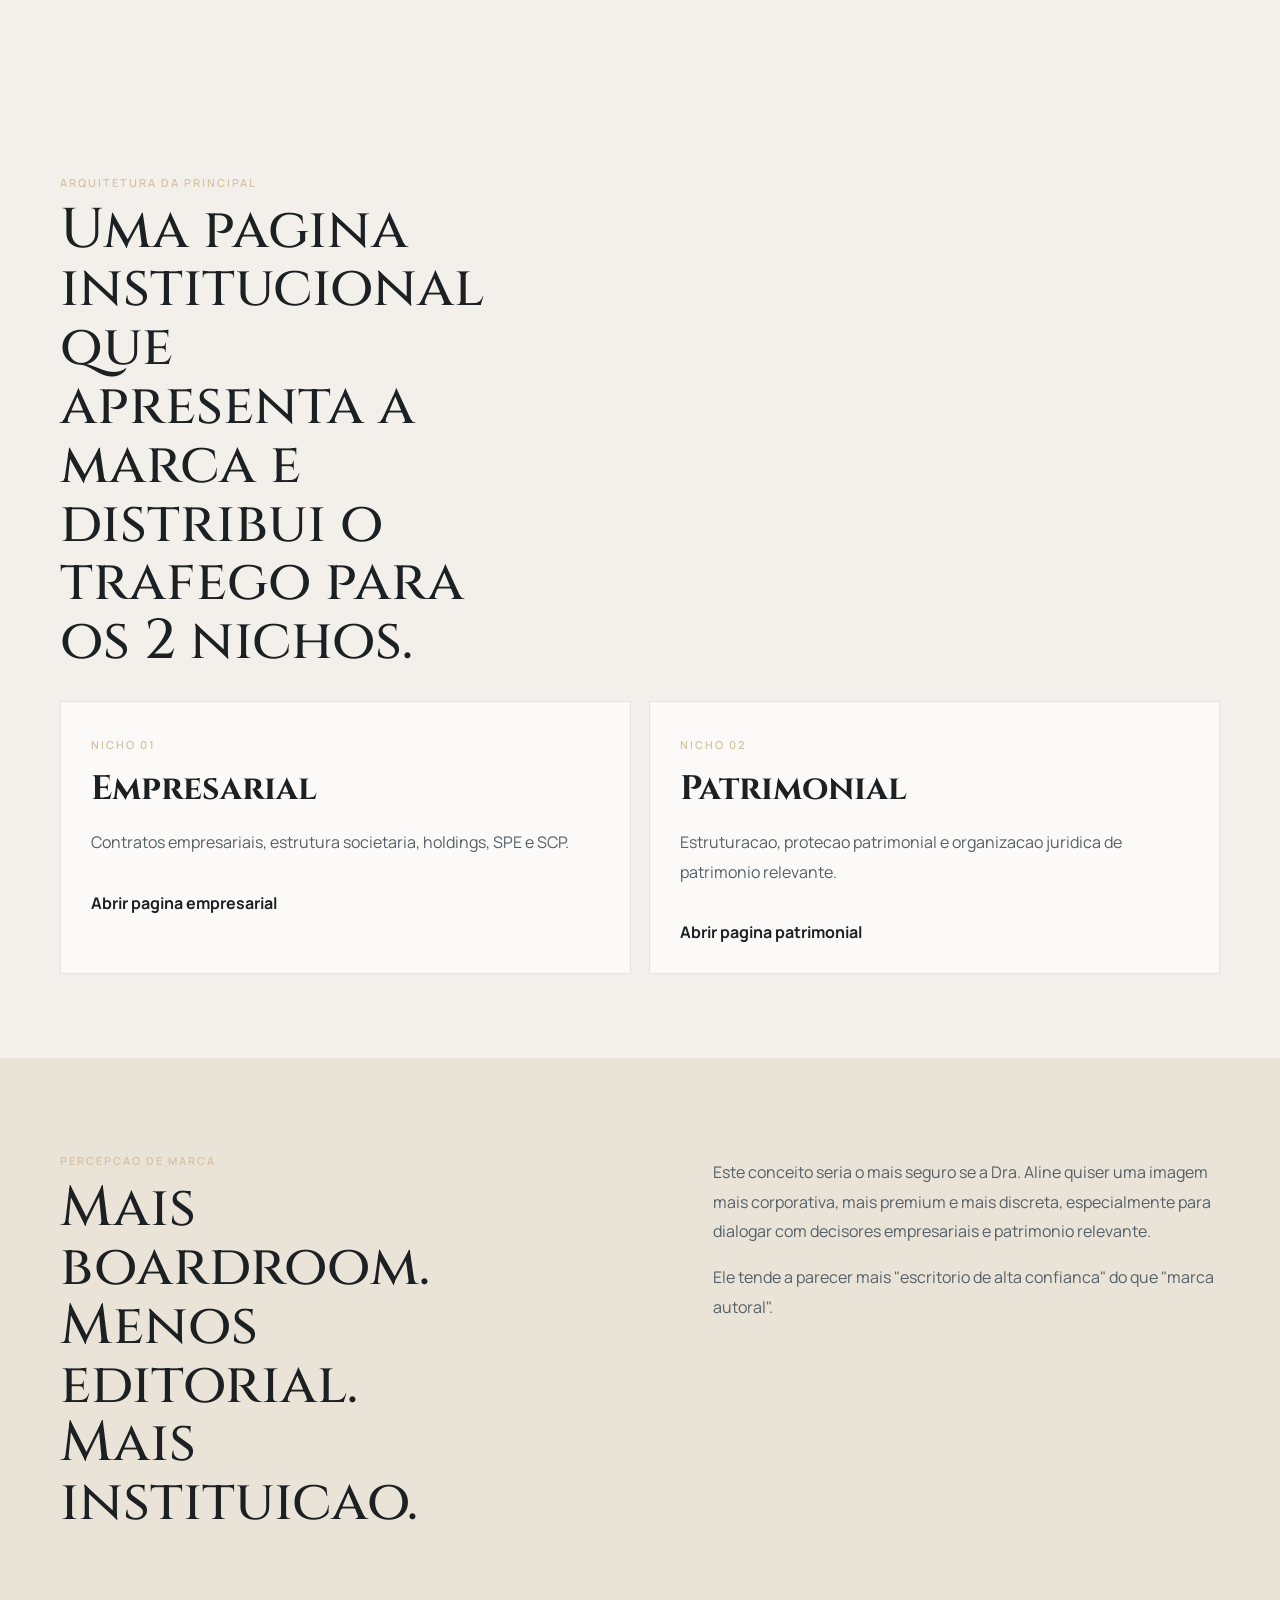
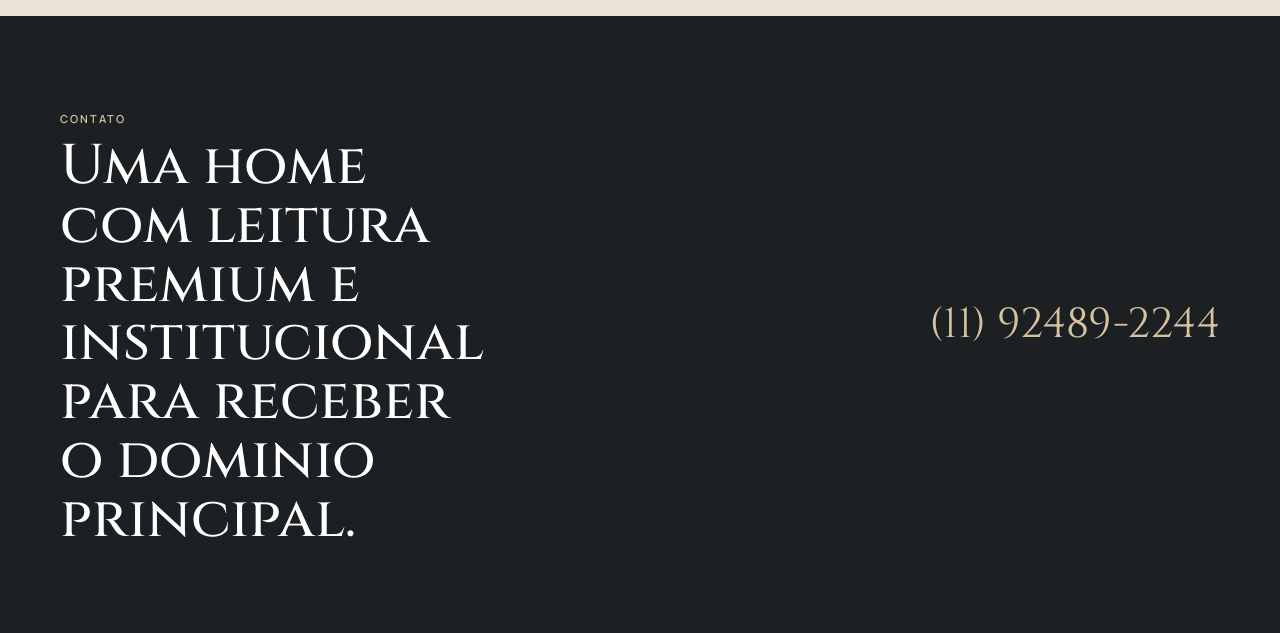
<file: conceito-luxo/index.html>
<!DOCTYPE html>
<html lang="pt-BR">
<head>
    <meta charset="UTF-8">
    <meta name="viewport" content="width=device-width, initial-scale=1.0">
    <title>Dra. Aline Carlesso | Conceito Luxo Discreto Corporativo</title>
    <meta name="description" content="Conceito luxo discreto corporativo para a pagina principal do escritorio da Dra. Aline Carlesso.">
    <link rel="preconnect" href="https://fonts.googleapis.com">
    <link rel="preconnect" href="https://fonts.gstatic.com" crossorigin>
    <link href="https://fonts.googleapis.com/css2?family=Cinzel:wght@500;600;700&family=Manrope:wght@400;500;600;700&display=swap" rel="stylesheet">
    <link rel="stylesheet" href="./styles.css">
</head>
<body>
    <header class="header">
        <div class="header-topline"></div>
        <div class="container header-inner">
            <a href="#" class="brand">
                <span class="brand-monogram">AC</span>
                <span class="brand-copy">
                    <strong>Dra. Aline Carlesso</strong>
                    <span>Conceito luxo discreto corporativo</span>
                </span>
            </a>
            <a href="https://wa.me/5511924892244" class="header-cta" target="_blank" rel="noopener">Contato estrategico</a>
        </div>
    </header>

    <main>
        <section class="hero">
            <div class="container hero-shell">
                <div class="hero-copy">
                    <p class="eyebrow">Pagina principal | Estudo de direcao visual</p>
                    <h1>Uma presenca institucional premium, sobria e alinhada a decisoes de maior peso.</h1>
                    <p class="hero-text">
                        Neste conceito, a linguagem visual se aproxima do universo corporativo sofisticado: menos editorial,
                        mais controle, mais estrutura e uma percepcao de seguranca elevada.
                    </p>
                    <div class="hero-actions">
                        <a href="https://wa.me/5511924892244" class="button button-primary" target="_blank" rel="noopener">Falar no WhatsApp</a>
                        <a href="#areas" class="button button-secondary">Ver estrutura da home</a>
                    </div>
                </div>
                <div class="hero-metrics">
                    <div class="metric-card">
                        <span>Tom</span>
                        <strong>Institucional</strong>
                    </div>
                    <div class="metric-card">
                        <span>Leitura</span>
                        <strong>Premium</strong>
                    </div>
                    <div class="metric-card">
                        <span>Imagem</span>
                        <strong>Corporativa</strong>
                    </div>
                </div>
            </div>
        </section>

        <section class="section positioning">
            <div class="container split-grid">
                <div class="panel panel-dark">
                    <p class="section-label">Posicionamento</p>
                    <h2>Luxo discreto significa controle, composicao e autoridade sem exibicao.</h2>
                </div>
                <div class="panel panel-light">
                    <p>
                        A home se apresenta como uma estrutura institucional madura. O objetivo e parecer um escritorio que
                        atua em temas sensiveis, relevantes e de maior densidade, sem cair no visual padrao do juridico.
                    </p>
                    <p>
                        O refinamento vem do contraste, da hierarquia, da paleta mais silenciosa e do acabamento mais corporativo.
                    </p>
                </div>
            </div>
        </section>

        <section class="section areas" id="areas">
            <div class="container">
                <div class="section-head">
                    <p class="section-label">Arquitetura da principal</p>
                    <h2>Uma pagina institucional que apresenta a marca e distribui o trafego para os 2 nichos.</h2>
                </div>
                <div class="area-grid">
                    <article class="area-card">
                        <span class="area-kicker">Nicho 01</span>
                        <h3>Empresarial</h3>
                        <p>Contratos empresariais, estrutura societaria, holdings, SPE e SCP.</p>
                        <a href="/carlesso-landing/empresarial/">Abrir pagina empresarial</a>
                    </article>
                    <article class="area-card">
                        <span class="area-kicker">Nicho 02</span>
                        <h3>Patrimonial</h3>
                        <p>Estruturacao, protecao patrimonial e organizacao juridica de patrimonio relevante.</p>
                        <a href="/carlesso-landing/patrimonial/">Abrir pagina patrimonial</a>
                    </article>
                </div>
            </div>
        </section>

        <section class="section signature">
            <div class="container signature-grid">
                <div class="signature-box">
                    <p class="section-label">Percepcao de marca</p>
                    <h2>Mais boardroom. Menos editorial. Mais instituicao.</h2>
                </div>
                <div class="signature-copy">
                    <p>
                        Este conceito seria o mais seguro se a Dra. Aline quiser uma imagem mais corporativa, mais premium
                        e mais discreta, especialmente para dialogar com decisores empresariais e patrimonio relevante.
                    </p>
                    <p>
                        Ele tende a parecer mais "escritorio de alta confianca" do que "marca autoral".
                    </p>
                </div>
            </div>
        </section>

        <section class="section contact">
            <div class="container contact-shell">
                <div>
                    <p class="section-label">Contato</p>
                    <h2>Uma home com leitura premium e institucional para receber o dominio principal.</h2>
                </div>
                <a href="https://wa.me/5511924892244" class="contact-link" target="_blank" rel="noopener">(11) 92489-2244</a>
            </div>
        </section>
    </main>
</body>
</html>
</file>
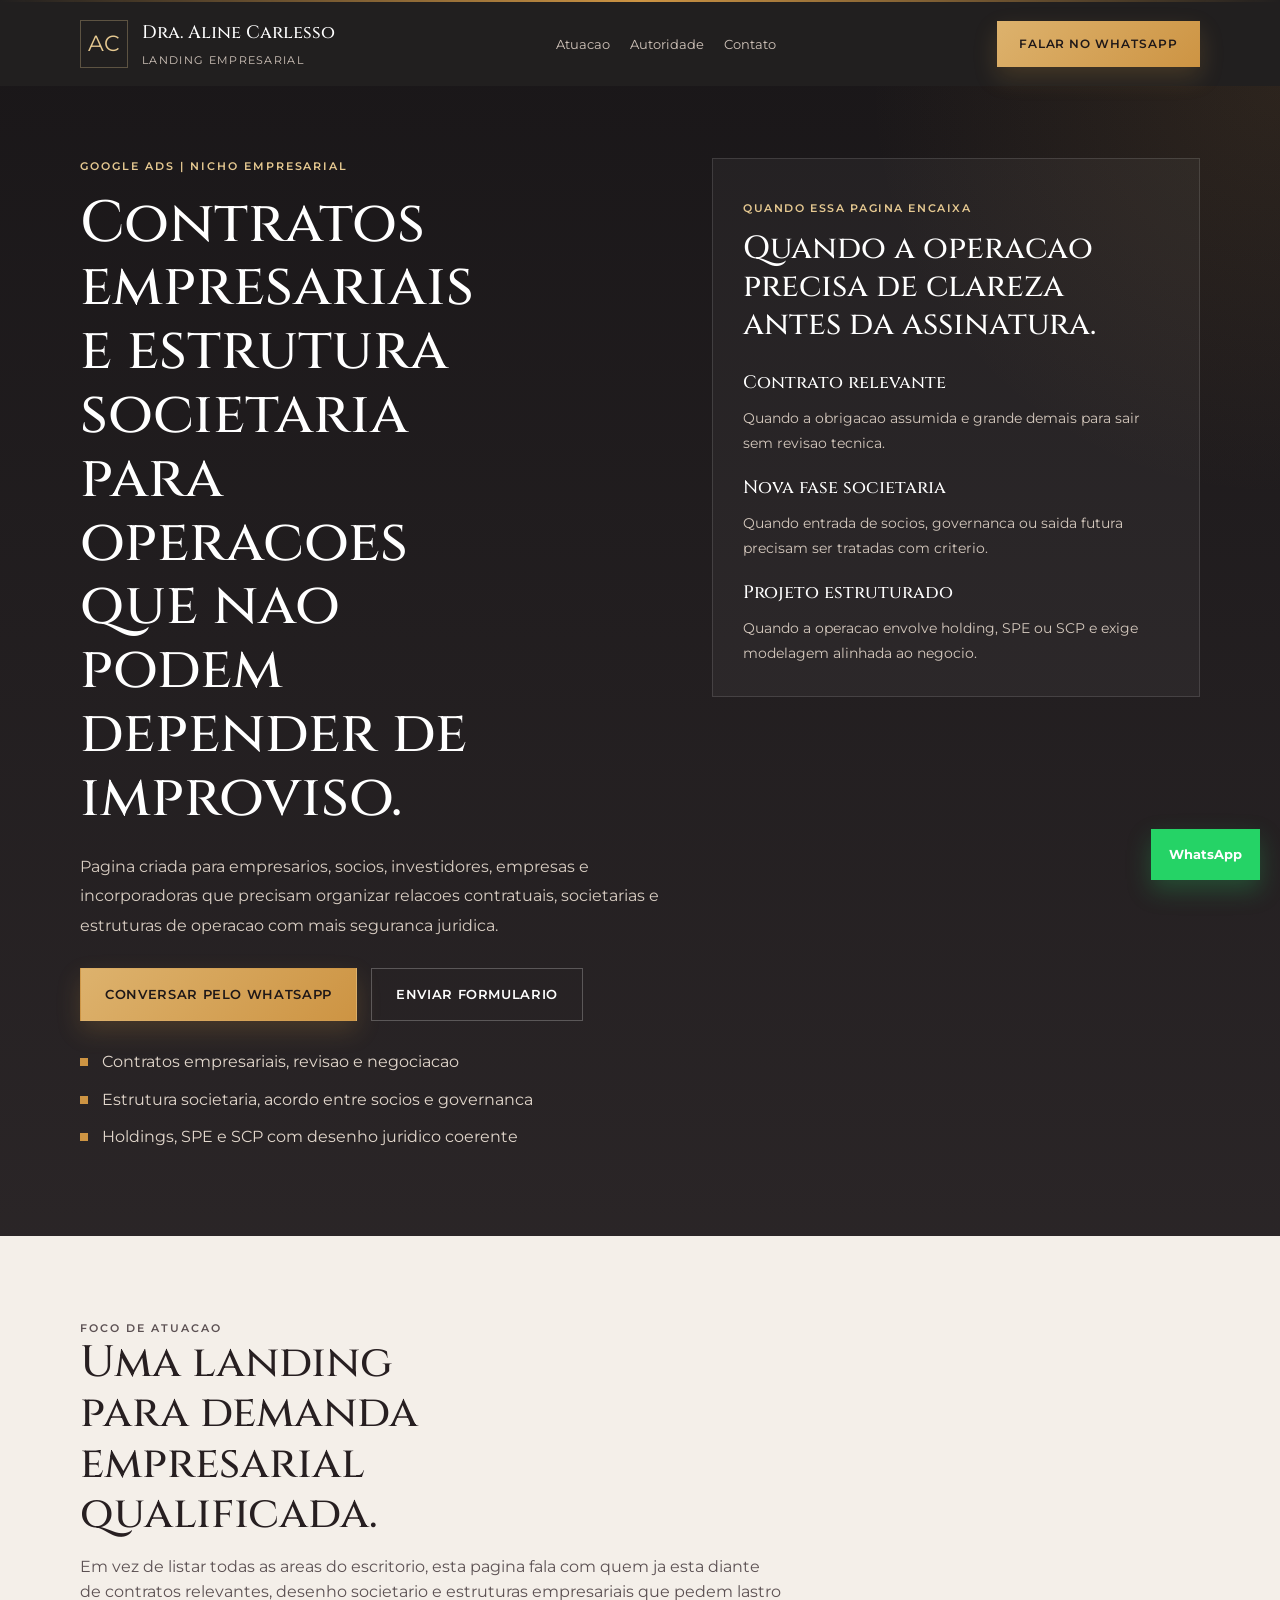
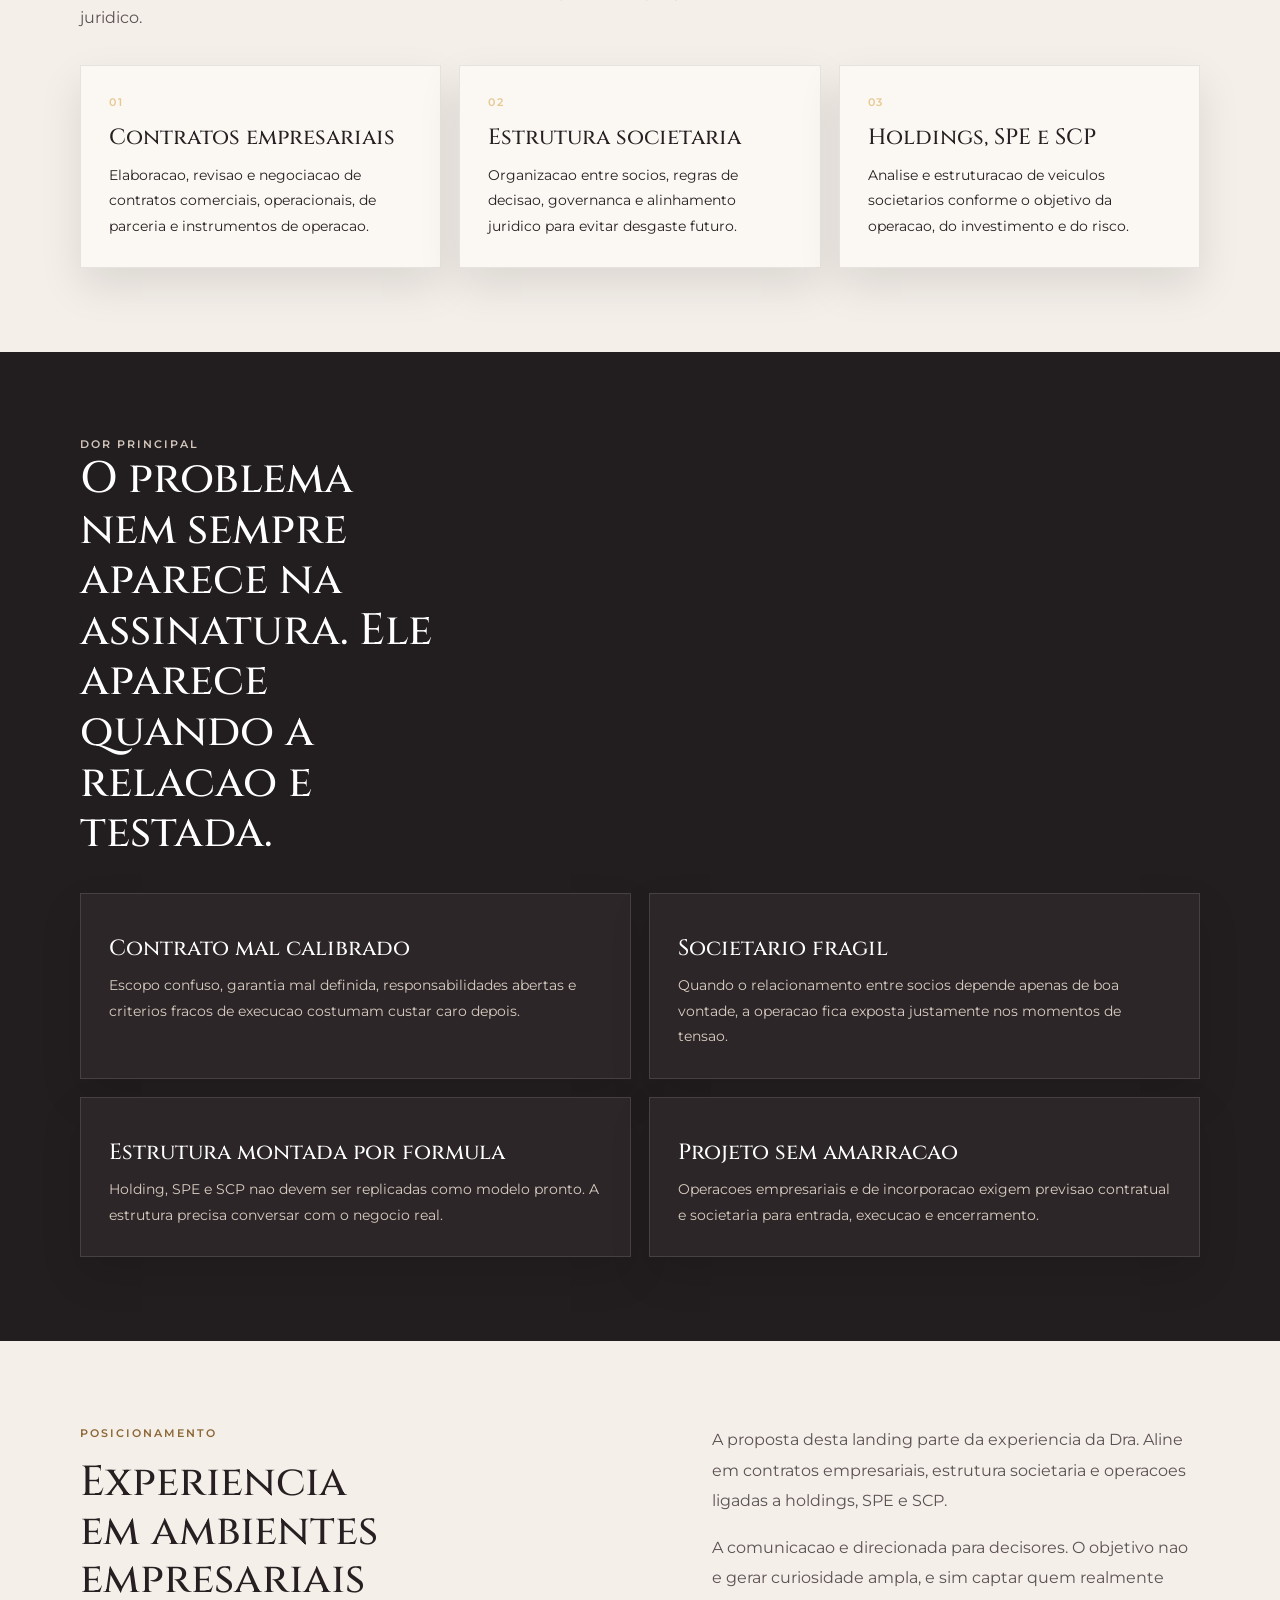
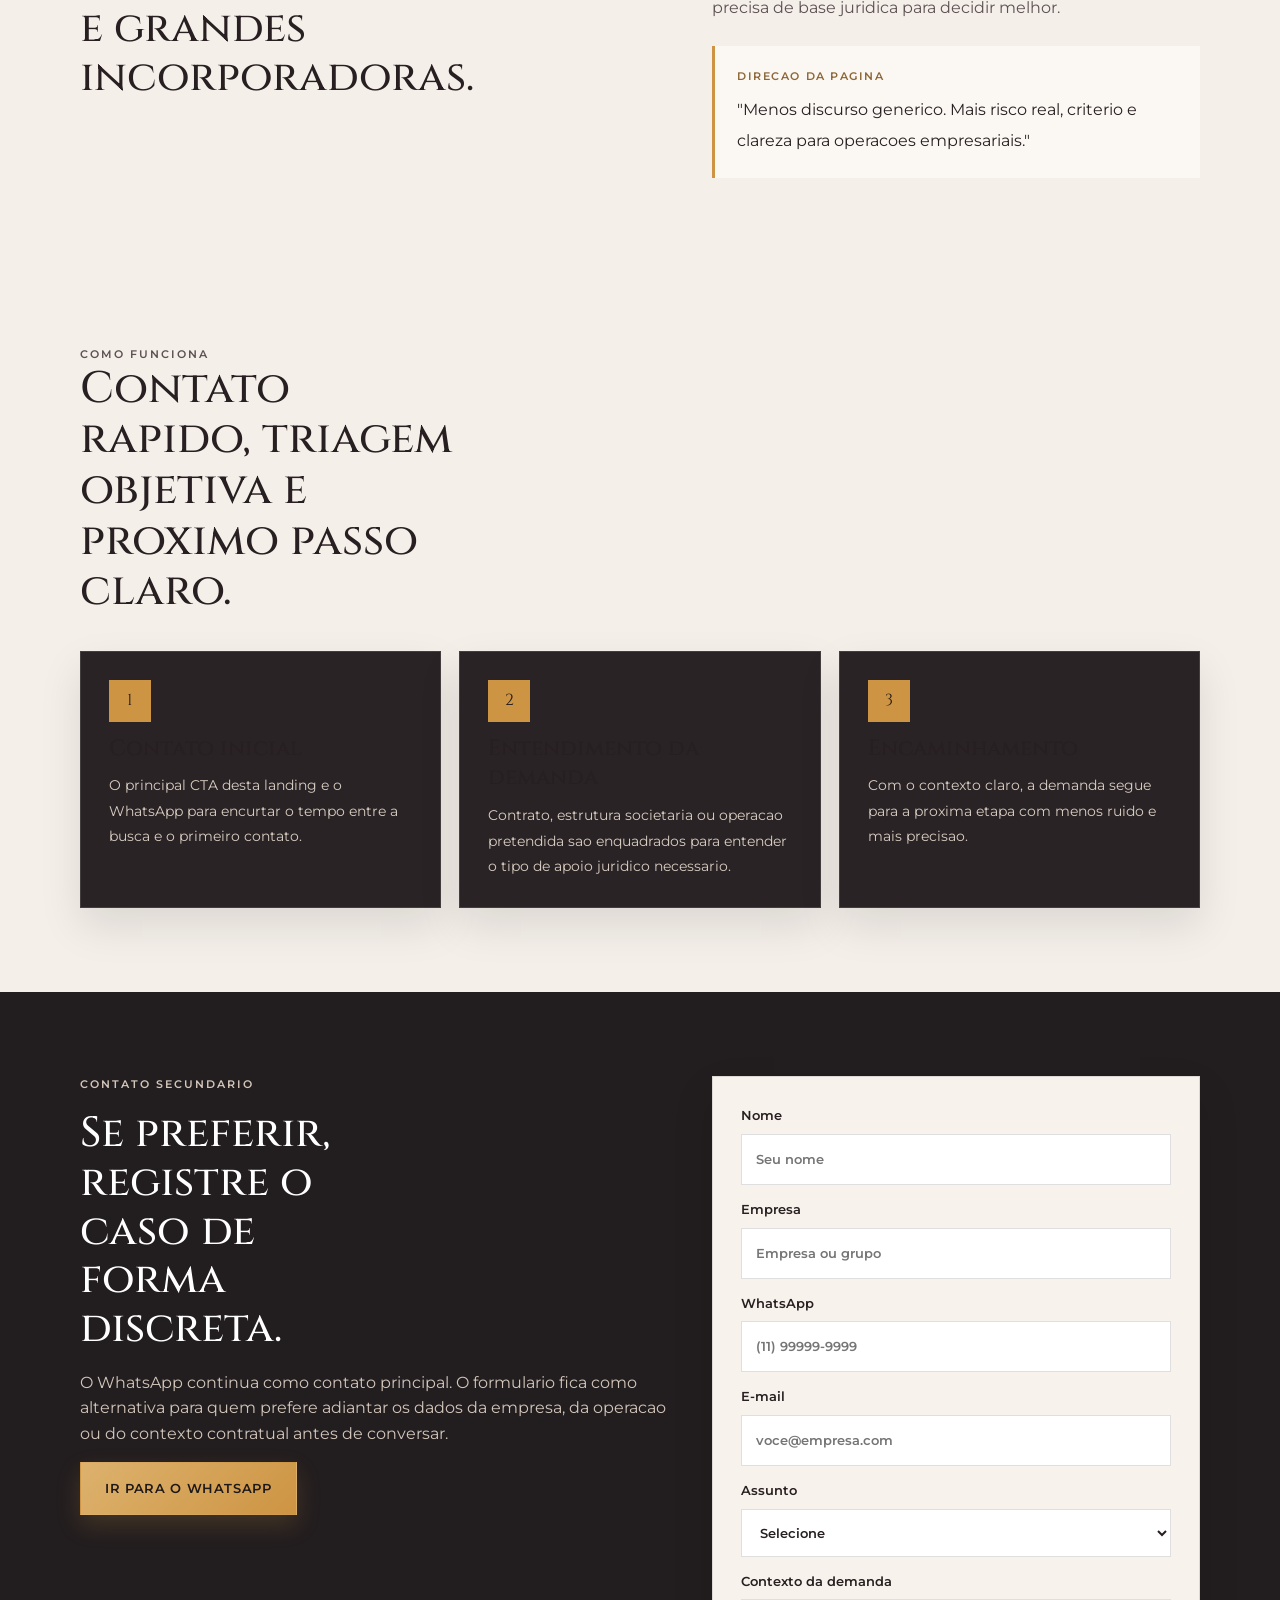
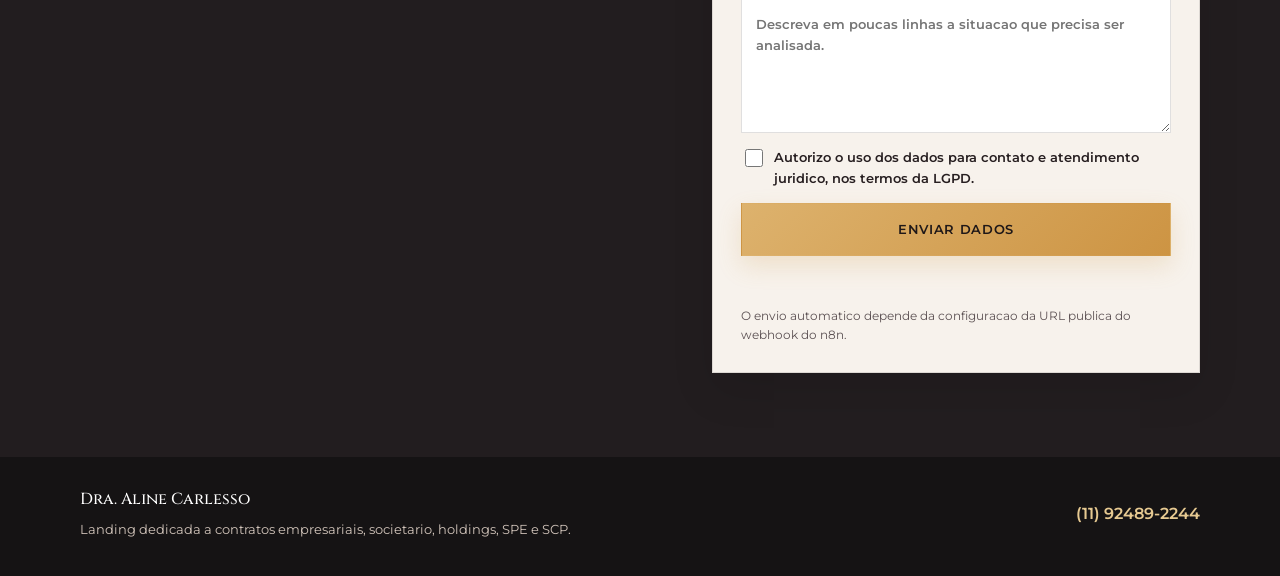
<file: empresarial/index.html>
<!DOCTYPE html>
<html lang="pt-BR">
<head>
    <meta charset="UTF-8">
    <meta name="viewport" content="width=device-width, initial-scale=1.0">
    <title>Dra. Aline Carlesso | Contratos Empresariais e Estrutura Societaria</title>
    <meta name="description" content="Assessoria juridica para contratos empresariais, estrutura societaria, holdings, SPE e SCP. Pagina dedicada a empresarios, socios, investidores, empresas e incorporadoras.">
    <meta name="theme-color" content="#161315">
    <meta property="og:title" content="Dra. Aline Carlesso | Contratos Empresariais e Estrutura Societaria">
    <meta property="og:description" content="Landing dedicada para demandas empresariais, contratos, societario, holdings, SPE e SCP.">
    <meta property="og:type" content="website">
    <meta property="og:url" content="https://bunker2040.github.io/carlesso-landing/empresarial/">
    <link rel="preconnect" href="https://fonts.googleapis.com">
    <link rel="preconnect" href="https://fonts.gstatic.com" crossorigin>
    <link href="https://fonts.googleapis.com/css2?family=Cinzel:wght@500;600;700&family=Montserrat:wght@300;400;500;600;700&display=swap" rel="stylesheet">
    <link rel="stylesheet" href="./styles.css">
</head>
<body>
    <header class="header" id="topo">
        <div class="header-line"></div>
        <div class="container header-inner">
            <a href="#topo" class="brand">
                <span class="brand-mark">AC</span>
                <span class="brand-copy">
                    <strong>Dra. Aline Carlesso</strong>
                    <span>Landing empresarial</span>
                </span>
            </a>
            <nav class="header-nav">
                <a href="#atuacao">Atuacao</a>
                <a href="#autoridade">Autoridade</a>
                <a href="#formulario">Contato</a>
            </nav>
            <a href="https://wa.me/5511924892244?text=Ola%2C%20vim%20pela%20landing%20empresarial%20e%20quero%20falar%20sobre%20contratos%20ou%20estrutura%20societaria." class="header-cta" target="_blank" rel="noopener">Falar no WhatsApp</a>
        </div>
    </header>

    <main>
        <section class="hero">
            <div class="container hero-grid">
                <div class="hero-copy">
                    <p class="eyebrow">Google Ads | Nicho empresarial</p>
                    <h1>Contratos empresariais e estrutura societaria para operacoes que nao podem depender de improviso.</h1>
                    <p class="hero-text">
                        Pagina criada para empresarios, socios, investidores, empresas e incorporadoras que precisam
                        organizar relacoes contratuais, societarias e estruturas de operacao com mais seguranca juridica.
                    </p>
                    <div class="hero-actions">
                        <a href="https://wa.me/5511924892244?text=Ola%2C%20quero%20falar%20sobre%20contratos%20empresariais%2C%20estrutura%20societaria%2C%20holding%2C%20SPE%20ou%20SCP." class="button button-primary" target="_blank" rel="noopener">Conversar pelo WhatsApp</a>
                        <a href="#formulario" class="button button-secondary">Enviar formulario</a>
                    </div>
                    <ul class="hero-list">
                        <li>Contratos empresariais, revisao e negociacao</li>
                        <li>Estrutura societaria, acordo entre socios e governanca</li>
                        <li>Holdings, SPE e SCP com desenho juridico coerente</li>
                    </ul>
                </div>
                <aside class="hero-panel">
                    <p class="panel-label">Quando essa pagina encaixa</p>
                    <h2>Quando a operacao precisa de clareza antes da assinatura.</h2>
                    <div class="panel-grid">
                        <article>
                            <strong>Contrato relevante</strong>
                            <p>Quando a obrigacao assumida e grande demais para sair sem revisao tecnica.</p>
                        </article>
                        <article>
                            <strong>Nova fase societaria</strong>
                            <p>Quando entrada de socios, governanca ou saida futura precisam ser tratadas com criterio.</p>
                        </article>
                        <article>
                            <strong>Projeto estruturado</strong>
                            <p>Quando a operacao envolve holding, SPE ou SCP e exige modelagem alinhada ao negocio.</p>
                        </article>
                    </div>
                </aside>
            </div>
        </section>

        <section class="section section-light" id="atuacao">
            <div class="container">
                <div class="section-head">
                    <p class="eyebrow eyebrow-dark">Foco de atuacao</p>
                    <h2>Uma landing para demanda empresarial qualificada.</h2>
                    <p>
                        Em vez de listar todas as areas do escritorio, esta pagina fala com quem ja esta diante de
                        contratos relevantes, desenho societario e estruturas empresariais que pedem lastro juridico.
                    </p>
                </div>
                <div class="cards-three">
                    <article class="card card-light">
                        <span class="card-number">01</span>
                        <h3>Contratos empresariais</h3>
                        <p>Elaboracao, revisao e negociacao de contratos comerciais, operacionais, de parceria e instrumentos de operacao.</p>
                    </article>
                    <article class="card card-light">
                        <span class="card-number">02</span>
                        <h3>Estrutura societaria</h3>
                        <p>Organizacao entre socios, regras de decisao, governanca e alinhamento juridico para evitar desgaste futuro.</p>
                    </article>
                    <article class="card card-light">
                        <span class="card-number">03</span>
                        <h3>Holdings, SPE e SCP</h3>
                        <p>Analise e estruturacao de veiculos societarios conforme o objetivo da operacao, do investimento e do risco.</p>
                    </article>
                </div>
            </div>
        </section>

        <section class="section section-dark">
            <div class="container">
                <div class="section-head">
                    <p class="eyebrow">Dor principal</p>
                    <h2>O problema nem sempre aparece na assinatura. Ele aparece quando a relacao e testada.</h2>
                </div>
                <div class="cards-two">
                    <article class="card card-dark">
                        <h3>Contrato mal calibrado</h3>
                        <p>Escopo confuso, garantia mal definida, responsabilidades abertas e criterios fracos de execucao costumam custar caro depois.</p>
                    </article>
                    <article class="card card-dark">
                        <h3>Societario fragil</h3>
                        <p>Quando o relacionamento entre socios depende apenas de boa vontade, a operacao fica exposta justamente nos momentos de tensao.</p>
                    </article>
                    <article class="card card-dark">
                        <h3>Estrutura montada por formula</h3>
                        <p>Holding, SPE e SCP nao devem ser replicadas como modelo pronto. A estrutura precisa conversar com o negocio real.</p>
                    </article>
                    <article class="card card-dark">
                        <h3>Projeto sem amarracao</h3>
                        <p>Operacoes empresariais e de incorporacao exigem previsao contratual e societaria para entrada, execucao e encerramento.</p>
                    </article>
                </div>
            </div>
        </section>

        <section class="section section-light" id="autoridade">
            <div class="container authority-grid">
                <div class="authority-title">
                    <p class="eyebrow eyebrow-dark">Posicionamento</p>
                    <h2>Experiencia em ambientes empresariais e grandes incorporadoras.</h2>
                </div>
                <div class="authority-text">
                    <p>
                        A proposta desta landing parte da experiencia da Dra. Aline em contratos empresariais,
                        estrutura societaria e operacoes ligadas a holdings, SPE e SCP.
                    </p>
                    <p>
                        A comunicacao e direcionada para decisores. O objetivo nao e gerar curiosidade ampla, e sim
                        captar quem realmente precisa de base juridica para decidir melhor.
                    </p>
                    <div class="quote-box">
                        <span>Direcao da pagina</span>
                        <p>"Menos discurso generico. Mais risco real, criterio e clareza para operacoes empresariais."</p>
                    </div>
                </div>
            </div>
        </section>

        <section class="section section-light">
            <div class="container">
                <div class="section-head">
                    <p class="eyebrow eyebrow-dark">Como funciona</p>
                    <h2>Contato rapido, triagem objetiva e proximo passo claro.</h2>
                </div>
                <div class="cards-three">
                    <article class="card process-card">
                        <span class="step">1</span>
                        <h3>Contato inicial</h3>
                        <p>O principal CTA desta landing e o WhatsApp para encurtar o tempo entre a busca e o primeiro contato.</p>
                    </article>
                    <article class="card process-card">
                        <span class="step">2</span>
                        <h3>Entendimento da demanda</h3>
                        <p>Contrato, estrutura societaria ou operacao pretendida sao enquadrados para entender o tipo de apoio juridico necessario.</p>
                    </article>
                    <article class="card process-card">
                        <span class="step">3</span>
                        <h3>Encaminhamento</h3>
                        <p>Com o contexto claro, a demanda segue para a proxima etapa com menos ruido e mais precisao.</p>
                    </article>
                </div>
            </div>
        </section>

        <section class="section section-form" id="formulario">
            <div class="container form-grid">
                <div class="form-copy">
                    <p class="eyebrow">Contato secundario</p>
                    <h2>Se preferir, registre o caso de forma discreta.</h2>
                    <p>
                        O WhatsApp continua como contato principal. O formulario fica como alternativa para quem prefere
                        adiantar os dados da empresa, da operacao ou do contexto contratual antes de conversar.
                    </p>
                    <a href="https://wa.me/5511924892244?text=Ola%2C%20vim%20pela%20landing%20empresarial%20e%20quero%20falar%20sobre%20contratos%20ou%20estrutura%20societaria." class="button button-primary" target="_blank" rel="noopener">Ir para o WhatsApp</a>
                </div>
                <form class="form-card" id="lead-form" novalidate>
                    <input type="hidden" name="source" value="landing-empresarial">
                    <input type="hidden" name="utm_source" id="utm_source">
                    <input type="hidden" name="utm_medium" id="utm_medium">
                    <input type="hidden" name="utm_campaign" id="utm_campaign">
                    <input type="hidden" name="utm_term" id="utm_term">
                    <input type="hidden" name="utm_content" id="utm_content">

                    <label>Nome
                        <input type="text" name="name" placeholder="Seu nome" required>
                    </label>
                    <label>Empresa
                        <input type="text" name="company" placeholder="Empresa ou grupo">
                    </label>
                    <label>WhatsApp
                        <input type="tel" name="phone" placeholder="(11) 99999-9999" required>
                    </label>
                    <label>E-mail
                        <input type="email" name="email" placeholder="voce@empresa.com">
                    </label>
                    <label>Assunto
                        <select name="interest" required>
                            <option value="">Selecione</option>
                            <option value="contratos-empresariais">Contratos empresariais</option>
                            <option value="estrutura-societaria">Estrutura societaria</option>
                            <option value="holding">Holding</option>
                            <option value="spe">SPE</option>
                            <option value="scp">SCP</option>
                        </select>
                    </label>
                    <label>Contexto da demanda
                        <textarea name="message" rows="5" placeholder="Descreva em poucas linhas a situacao que precisa ser analisada." required></textarea>
                    </label>
                    <label class="consent">
                        <input type="checkbox" name="consent" required>
                        <span>Autorizo o uso dos dados para contato e atendimento juridico, nos termos da LGPD.</span>
                    </label>
                    <button type="submit" class="button button-primary button-block">Enviar dados</button>
                    <p class="form-status" id="form-status" role="status" aria-live="polite"></p>
                    <p class="form-note">O envio automatico depende da configuracao da URL publica do webhook do n8n.</p>
                </form>
            </div>
        </section>
    </main>

    <footer class="footer">
        <div class="container footer-inner">
            <div>
                <strong>Dra. Aline Carlesso</strong>
                <p>Landing dedicada a contratos empresariais, societario, holdings, SPE e SCP.</p>
            </div>
            <a href="https://wa.me/5511924892244" target="_blank" rel="noopener">(11) 92489-2244</a>
        </div>
    </footer>

    <a href="https://wa.me/5511924892244?text=Ola%2C%20vim%20pela%20landing%20empresarial%20e%20quero%20falar%20sobre%20contratos%20ou%20estrutura%20societaria." class="whatsapp-float" target="_blank" rel="noopener" aria-label="WhatsApp">WhatsApp</a>

    <script src="./script.js"></script>
</body>
</html>
</file>
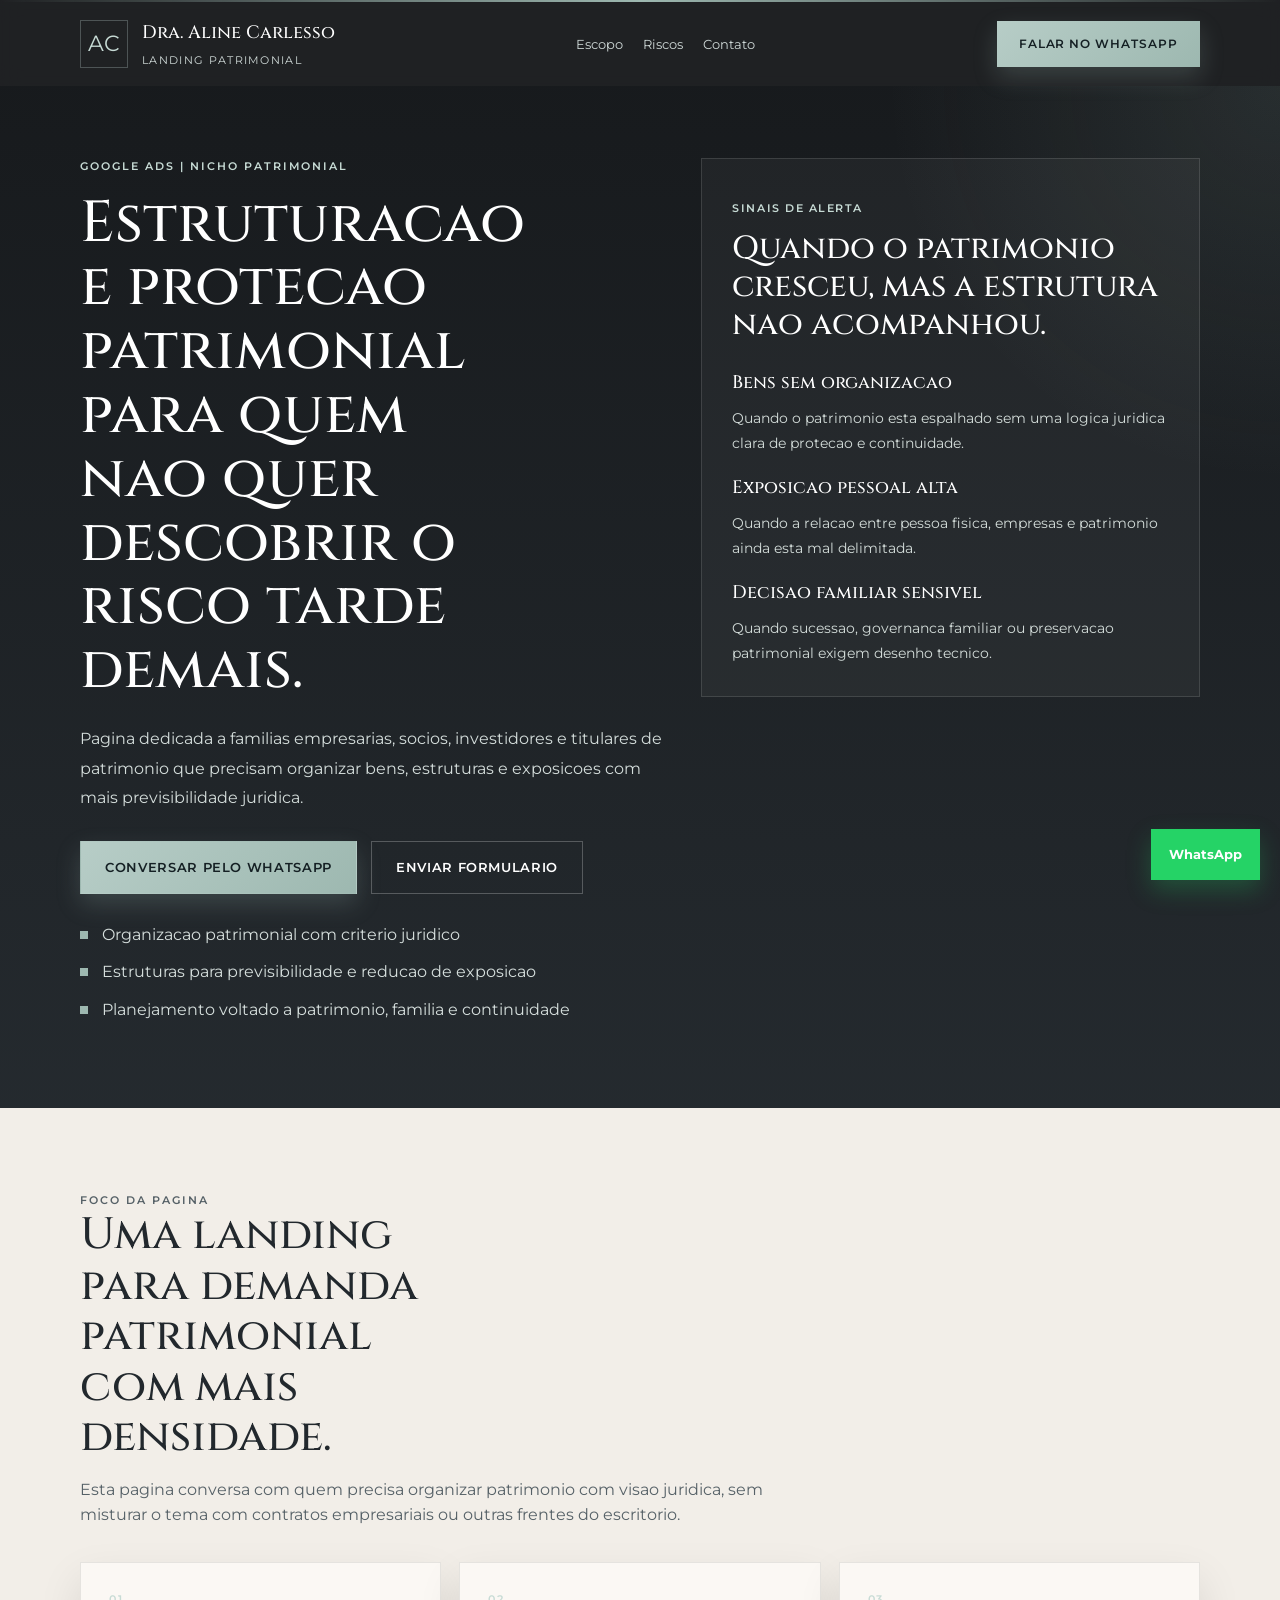
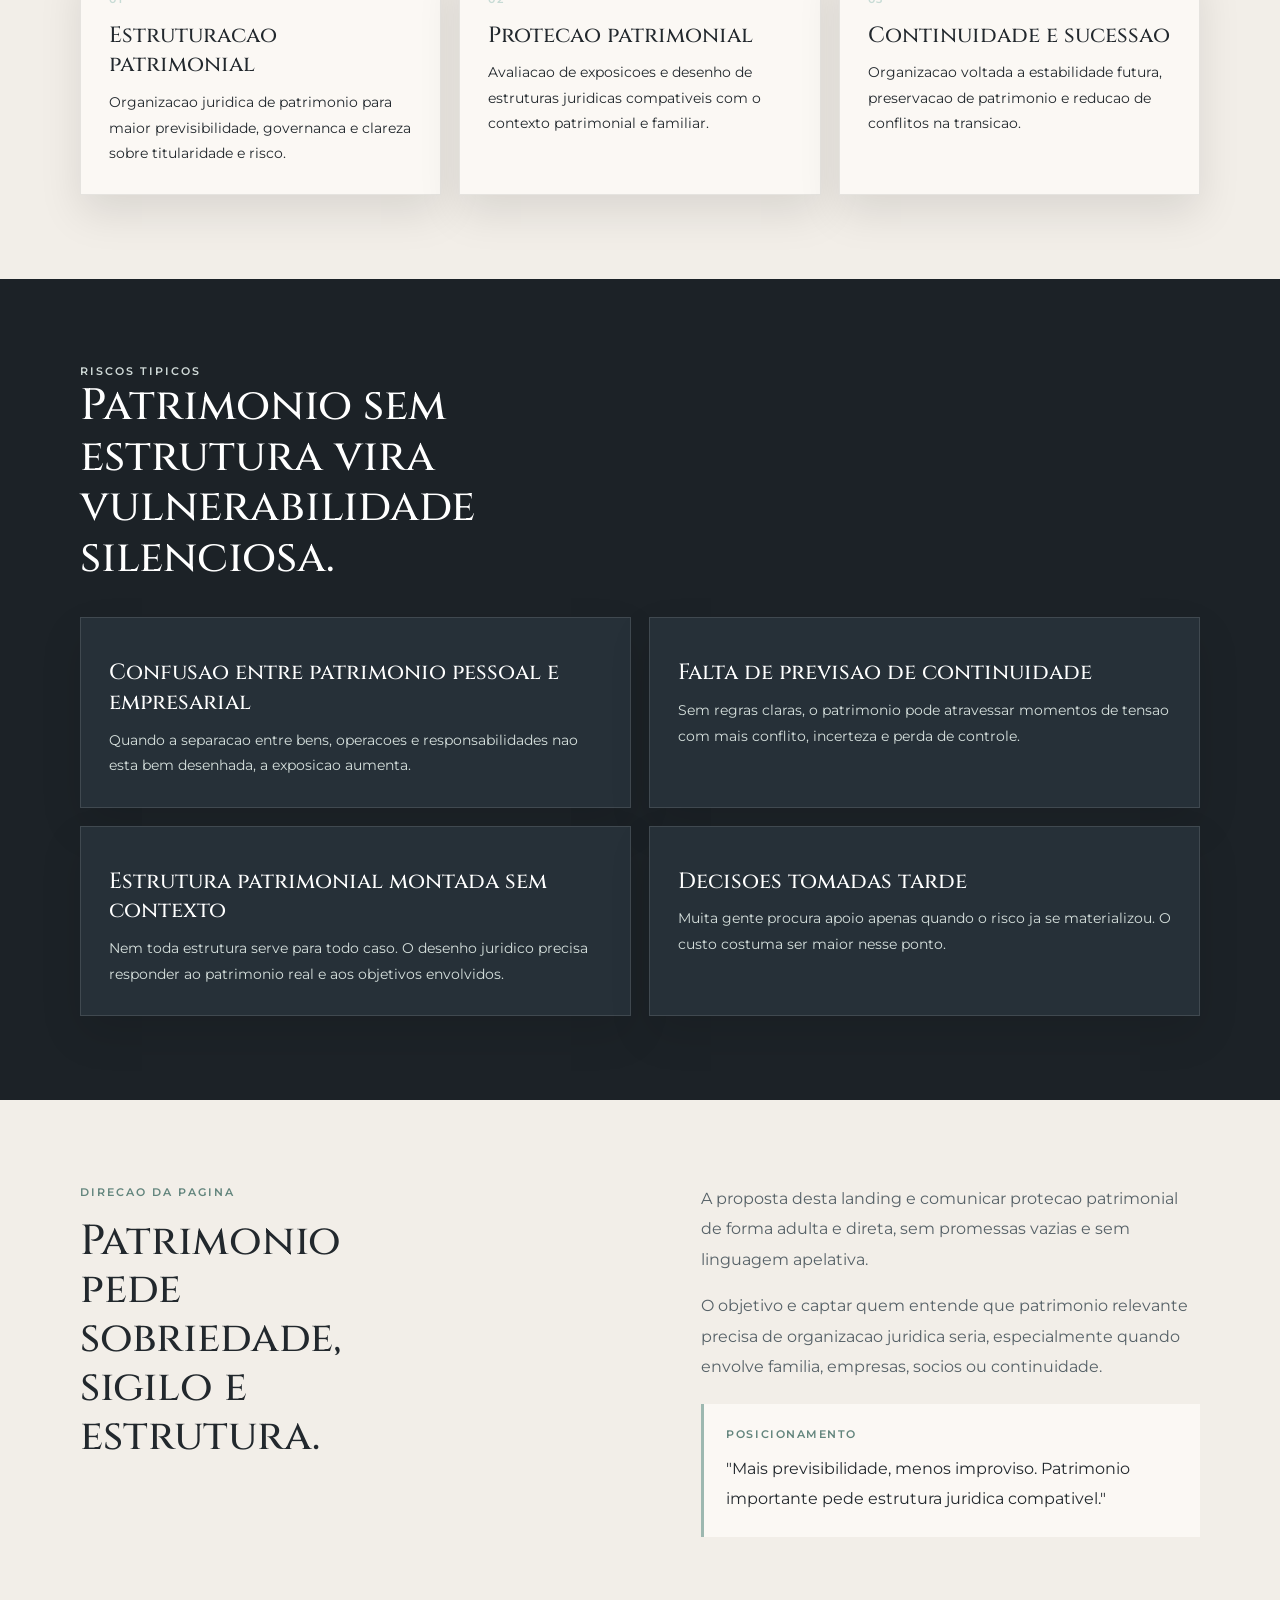
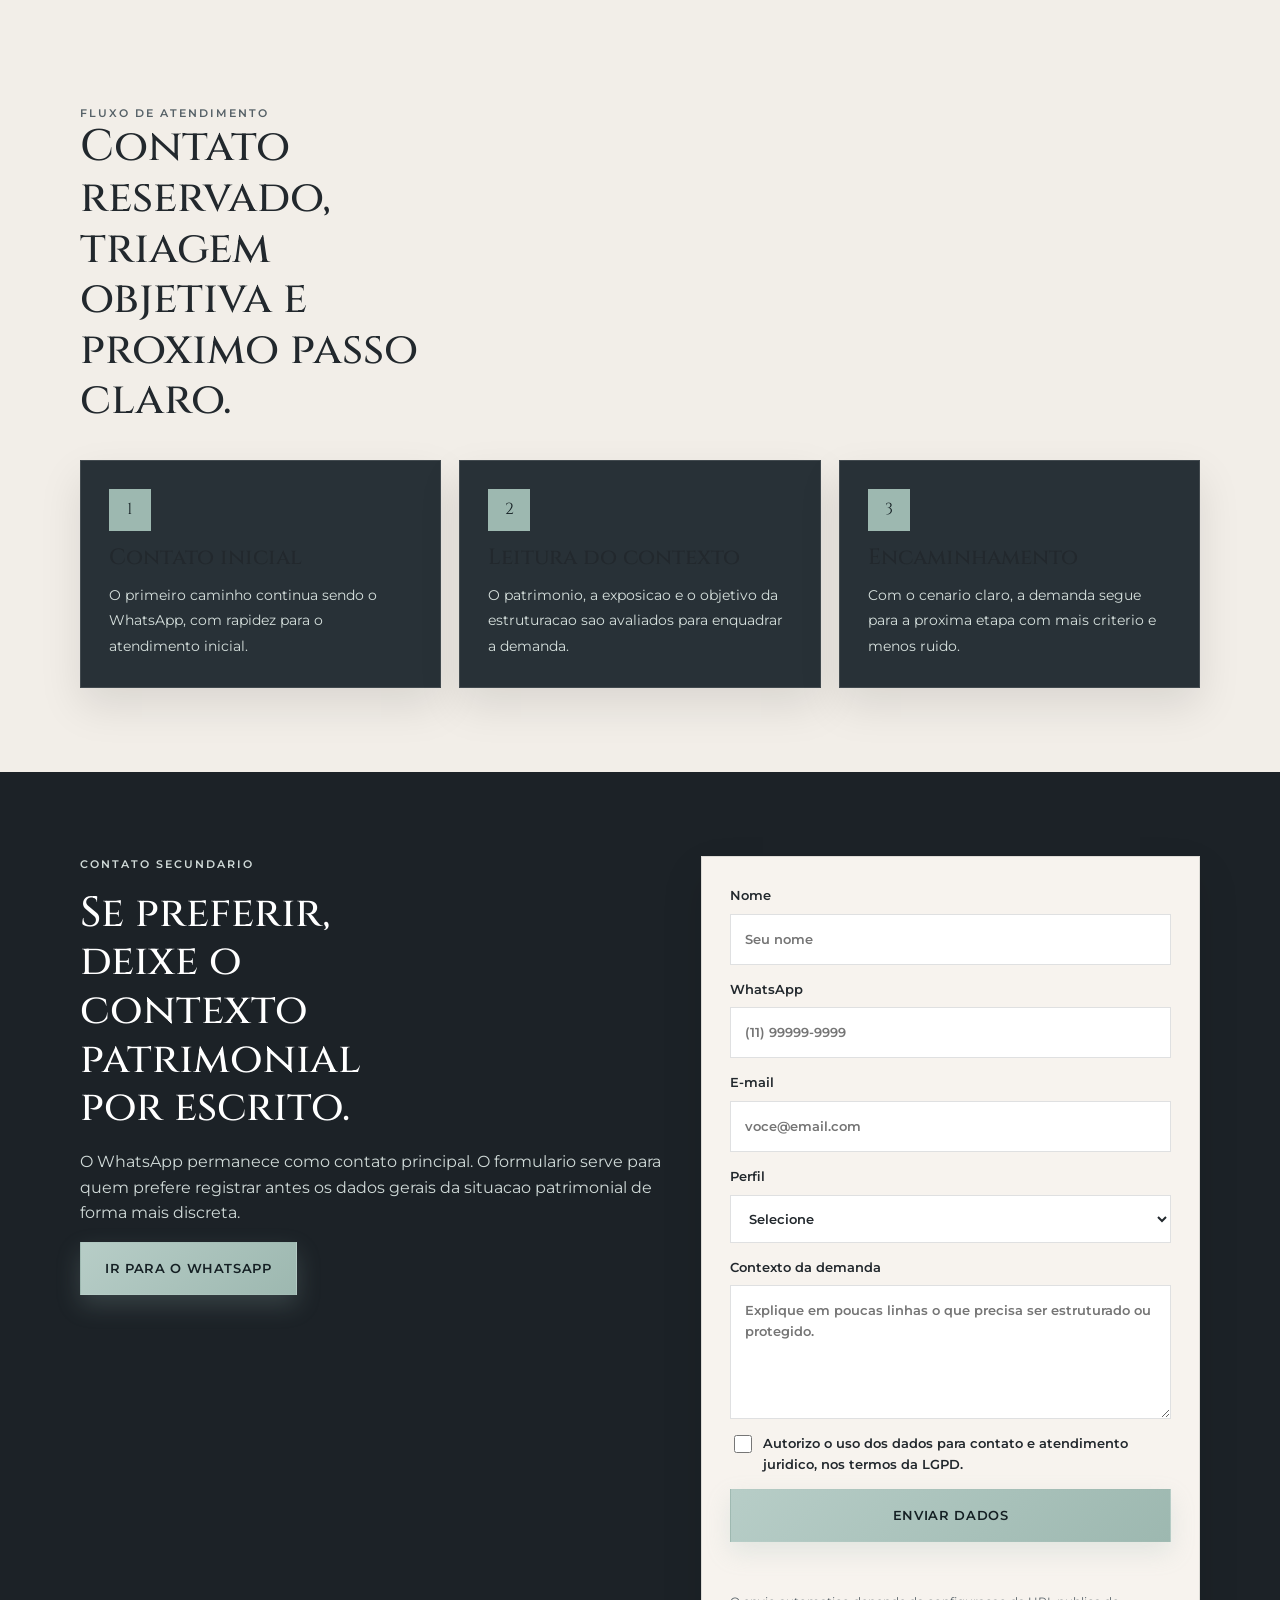
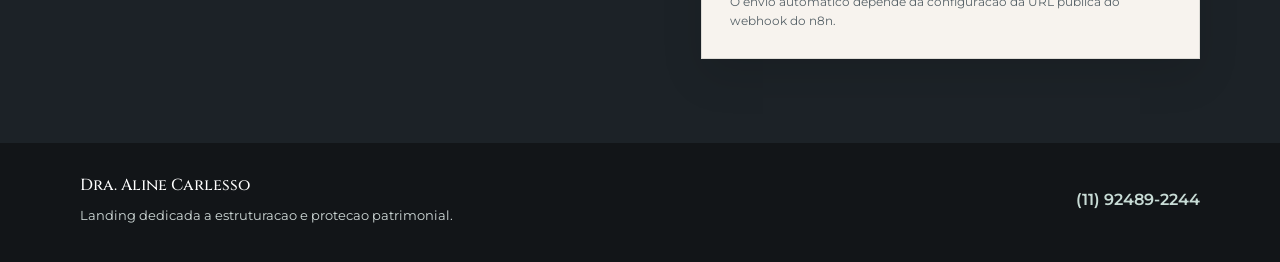
<file: patrimonial/index.html>
<!DOCTYPE html>
<html lang="pt-BR">
<head>
    <meta charset="UTF-8">
    <meta name="viewport" content="width=device-width, initial-scale=1.0">
    <title>Dra. Aline Carlesso | Estruturacao e Protecao Patrimonial</title>
    <meta name="description" content="Assessoria juridica para estruturacao e protecao patrimonial. Landing dedicada a familias empresarias, socios, investidores e titulares de patrimonio que buscam seguranca juridica.">
    <meta name="theme-color" content="#131619">
    <meta property="og:title" content="Dra. Aline Carlesso | Estruturacao e Protecao Patrimonial">
    <meta property="og:description" content="Landing dedicada a organizacao patrimonial, protecao juridica e estruturas voltadas a previsibilidade e seguranca.">
    <meta property="og:type" content="website">
    <meta property="og:url" content="https://bunker2040.github.io/carlesso-landing/patrimonial/">
    <link rel="preconnect" href="https://fonts.googleapis.com">
    <link rel="preconnect" href="https://fonts.gstatic.com" crossorigin>
    <link href="https://fonts.googleapis.com/css2?family=Cinzel:wght@500;600;700&family=Montserrat:wght@300;400;500;600;700&display=swap" rel="stylesheet">
    <link rel="stylesheet" href="./styles.css">
</head>
<body>
    <header class="header" id="topo">
        <div class="header-line"></div>
        <div class="container header-inner">
            <a href="#topo" class="brand">
                <span class="brand-mark">AC</span>
                <span class="brand-copy">
                    <strong>Dra. Aline Carlesso</strong>
                    <span>Landing patrimonial</span>
                </span>
            </a>
            <nav class="header-nav">
                <a href="#escopo">Escopo</a>
                <a href="#riscos">Riscos</a>
                <a href="#formulario">Contato</a>
            </nav>
            <a href="https://wa.me/5511924892244?text=Ola%2C%20vim%20pela%20landing%20patrimonial%20e%20quero%20falar%20sobre%20estruturacao%20ou%20protecao%20patrimonial." class="header-cta" target="_blank" rel="noopener">Falar no WhatsApp</a>
        </div>
    </header>

    <main>
        <section class="hero">
            <div class="container hero-grid">
                <div class="hero-copy">
                    <p class="eyebrow">Google Ads | Nicho patrimonial</p>
                    <h1>Estruturacao e protecao patrimonial para quem nao quer descobrir o risco tarde demais.</h1>
                    <p class="hero-text">
                        Pagina dedicada a familias empresarias, socios, investidores e titulares de patrimonio que
                        precisam organizar bens, estruturas e exposicoes com mais previsibilidade juridica.
                    </p>
                    <div class="hero-actions">
                        <a href="https://wa.me/5511924892244?text=Ola%2C%20quero%20falar%20sobre%20estruturacao%20ou%20protecao%20patrimonial." class="button button-primary" target="_blank" rel="noopener">Conversar pelo WhatsApp</a>
                        <a href="#formulario" class="button button-secondary">Enviar formulario</a>
                    </div>
                    <ul class="hero-list">
                        <li>Organizacao patrimonial com criterio juridico</li>
                        <li>Estruturas para previsibilidade e reducao de exposicao</li>
                        <li>Planejamento voltado a patrimonio, familia e continuidade</li>
                    </ul>
                </div>
                <aside class="hero-panel">
                    <p class="panel-label">Sinais de alerta</p>
                    <h2>Quando o patrimonio cresceu, mas a estrutura nao acompanhou.</h2>
                    <div class="panel-grid">
                        <article>
                            <strong>Bens sem organizacao</strong>
                            <p>Quando o patrimonio esta espalhado sem uma logica juridica clara de protecao e continuidade.</p>
                        </article>
                        <article>
                            <strong>Exposicao pessoal alta</strong>
                            <p>Quando a relacao entre pessoa fisica, empresas e patrimonio ainda esta mal delimitada.</p>
                        </article>
                        <article>
                            <strong>Decisao familiar sensivel</strong>
                            <p>Quando sucessao, governanca familiar ou preservacao patrimonial exigem desenho tecnico.</p>
                        </article>
                    </div>
                </aside>
            </div>
        </section>

        <section class="section section-light" id="escopo">
            <div class="container">
                <div class="section-head">
                    <p class="eyebrow eyebrow-dark">Foco da pagina</p>
                    <h2>Uma landing para demanda patrimonial com mais densidade.</h2>
                    <p>
                        Esta pagina conversa com quem precisa organizar patrimonio com visao juridica, sem misturar o tema
                        com contratos empresariais ou outras frentes do escritorio.
                    </p>
                </div>
                <div class="cards-three">
                    <article class="card card-light">
                        <span class="card-number">01</span>
                        <h3>Estruturacao patrimonial</h3>
                        <p>Organizacao juridica de patrimonio para maior previsibilidade, governanca e clareza sobre titularidade e risco.</p>
                    </article>
                    <article class="card card-light">
                        <span class="card-number">02</span>
                        <h3>Protecao patrimonial</h3>
                        <p>Avaliacao de exposicoes e desenho de estruturas juridicas compativeis com o contexto patrimonial e familiar.</p>
                    </article>
                    <article class="card card-light">
                        <span class="card-number">03</span>
                        <h3>Continuidade e sucessao</h3>
                        <p>Organizacao voltada a estabilidade futura, preservacao de patrimonio e reducao de conflitos na transicao.</p>
                    </article>
                </div>
            </div>
        </section>

        <section class="section section-dark" id="riscos">
            <div class="container">
                <div class="section-head">
                    <p class="eyebrow">Riscos tipicos</p>
                    <h2>Patrimonio sem estrutura vira vulnerabilidade silenciosa.</h2>
                </div>
                <div class="cards-two">
                    <article class="card card-dark">
                        <h3>Confusao entre patrimonio pessoal e empresarial</h3>
                        <p>Quando a separacao entre bens, operacoes e responsabilidades nao esta bem desenhada, a exposicao aumenta.</p>
                    </article>
                    <article class="card card-dark">
                        <h3>Falta de previsao de continuidade</h3>
                        <p>Sem regras claras, o patrimonio pode atravessar momentos de tensao com mais conflito, incerteza e perda de controle.</p>
                    </article>
                    <article class="card card-dark">
                        <h3>Estrutura patrimonial montada sem contexto</h3>
                        <p>Nem toda estrutura serve para todo caso. O desenho juridico precisa responder ao patrimonio real e aos objetivos envolvidos.</p>
                    </article>
                    <article class="card card-dark">
                        <h3>Decisoes tomadas tarde</h3>
                        <p>Muita gente procura apoio apenas quando o risco ja se materializou. O custo costuma ser maior nesse ponto.</p>
                    </article>
                </div>
            </div>
        </section>

        <section class="section section-light">
            <div class="container authority-grid">
                <div class="authority-title">
                    <p class="eyebrow eyebrow-dark">Direcao da pagina</p>
                    <h2>Patrimonio pede sobriedade, sigilo e estrutura.</h2>
                </div>
                <div class="authority-text">
                    <p>
                        A proposta desta landing e comunicar protecao patrimonial de forma adulta e direta, sem promessas
                        vazias e sem linguagem apelativa.
                    </p>
                    <p>
                        O objetivo e captar quem entende que patrimonio relevante precisa de organizacao juridica seria,
                        especialmente quando envolve familia, empresas, socios ou continuidade.
                    </p>
                    <div class="quote-box">
                        <span>Posicionamento</span>
                        <p>"Mais previsibilidade, menos improviso. Patrimonio importante pede estrutura juridica compativel."</p>
                    </div>
                </div>
            </div>
        </section>

        <section class="section section-light">
            <div class="container">
                <div class="section-head">
                    <p class="eyebrow eyebrow-dark">Fluxo de atendimento</p>
                    <h2>Contato reservado, triagem objetiva e proximo passo claro.</h2>
                </div>
                <div class="cards-three">
                    <article class="card process-card">
                        <span class="step">1</span>
                        <h3>Contato inicial</h3>
                        <p>O primeiro caminho continua sendo o WhatsApp, com rapidez para o atendimento inicial.</p>
                    </article>
                    <article class="card process-card">
                        <span class="step">2</span>
                        <h3>Leitura do contexto</h3>
                        <p>O patrimonio, a exposicao e o objetivo da estruturacao sao avaliados para enquadrar a demanda.</p>
                    </article>
                    <article class="card process-card">
                        <span class="step">3</span>
                        <h3>Encaminhamento</h3>
                        <p>Com o cenario claro, a demanda segue para a proxima etapa com mais criterio e menos ruido.</p>
                    </article>
                </div>
            </div>
        </section>

        <section class="section section-form" id="formulario">
            <div class="container form-grid">
                <div class="form-copy">
                    <p class="eyebrow">Contato secundario</p>
                    <h2>Se preferir, deixe o contexto patrimonial por escrito.</h2>
                    <p>
                        O WhatsApp permanece como contato principal. O formulario serve para quem prefere registrar antes
                        os dados gerais da situacao patrimonial de forma mais discreta.
                    </p>
                    <a href="https://wa.me/5511924892244?text=Ola%2C%20vim%20pela%20landing%20patrimonial%20e%20quero%20falar%20sobre%20estruturacao%20ou%20protecao%20patrimonial." class="button button-primary" target="_blank" rel="noopener">Ir para o WhatsApp</a>
                </div>
                <form class="form-card" id="lead-form" novalidate>
                    <input type="hidden" name="source" value="landing-patrimonial">
                    <input type="hidden" name="utm_source" id="utm_source">
                    <input type="hidden" name="utm_medium" id="utm_medium">
                    <input type="hidden" name="utm_campaign" id="utm_campaign">
                    <input type="hidden" name="utm_term" id="utm_term">
                    <input type="hidden" name="utm_content" id="utm_content">

                    <label>Nome
                        <input type="text" name="name" placeholder="Seu nome" required>
                    </label>
                    <label>WhatsApp
                        <input type="tel" name="phone" placeholder="(11) 99999-9999" required>
                    </label>
                    <label>E-mail
                        <input type="email" name="email" placeholder="voce@email.com">
                    </label>
                    <label>Perfil
                        <select name="interest" required>
                            <option value="">Selecione</option>
                            <option value="familia-empresaria">Familia empresaria</option>
                            <option value="socio-investidor">Socio ou investidor</option>
                            <option value="titular-de-patrimonio">Titular de patrimonio</option>
                            <option value="planejamento">Planejamento patrimonial</option>
                        </select>
                    </label>
                    <label>Contexto da demanda
                        <textarea name="message" rows="5" placeholder="Explique em poucas linhas o que precisa ser estruturado ou protegido." required></textarea>
                    </label>
                    <label class="consent">
                        <input type="checkbox" name="consent" required>
                        <span>Autorizo o uso dos dados para contato e atendimento juridico, nos termos da LGPD.</span>
                    </label>
                    <button type="submit" class="button button-primary button-block">Enviar dados</button>
                    <p class="form-status" id="form-status" role="status" aria-live="polite"></p>
                    <p class="form-note">O envio automatico depende da configuracao da URL publica do webhook do n8n.</p>
                </form>
            </div>
        </section>
    </main>

    <footer class="footer">
        <div class="container footer-inner">
            <div>
                <strong>Dra. Aline Carlesso</strong>
                <p>Landing dedicada a estruturacao e protecao patrimonial.</p>
            </div>
            <a href="https://wa.me/5511924892244" target="_blank" rel="noopener">(11) 92489-2244</a>
        </div>
    </footer>

    <a href="https://wa.me/5511924892244?text=Ola%2C%20vim%20pela%20landing%20patrimonial%20e%20quero%20falar%20sobre%20estruturacao%20ou%20protecao%20patrimonial." class="whatsapp-float" target="_blank" rel="noopener" aria-label="WhatsApp">WhatsApp</a>

    <script src="./script.js"></script>
</body>
</html>
</file>
<file: conceito-editorial/styles.css>
:root {
    --paper: #f7f2ea;
    --sand: #ede4d9;
    --ink: #1d1a1b;
    --ink-soft: #595051;
    --accent: #9f7d61;
    --line: rgba(29, 26, 27, 0.10);
}
* { box-sizing: border-box; }
body {
    margin: 0;
    font-family: 'Inter', sans-serif;
    background: linear-gradient(180deg, var(--paper), #fbf8f4);
    color: var(--ink);
}
a { color: inherit; }
.container { width: min(1160px, calc(100% - 40px)); margin: 0 auto; }
.header {
    border-bottom: 1px solid var(--line);
    background: rgba(247, 242, 234, 0.88);
    backdrop-filter: blur(10px);
    position: sticky;
    top: 0;
}
.header-inner {
    min-height: 86px;
    display: flex;
    align-items: center;
    justify-content: space-between;
    gap: 24px;
}
.brand {
    text-decoration: none;
    display: inline-flex;
    align-items: center;
    gap: 14px;
}
.brand-mark {
    width: 48px;
    height: 48px;
    border: 1px solid var(--ink);
    display: inline-flex;
    align-items: center;
    justify-content: center;
    font-family: 'Cormorant Garamond', serif;
    font-size: 24px;
}
.brand-copy {
    display: flex;
    flex-direction: column;
    gap: 3px;
}
.brand-copy strong,
.hero h1,
.manifesto-copy h2,
.section-head h2,
.contact-grid h2 {
    font-family: 'Cormorant Garamond', serif;
    font-weight: 600;
}
.brand-copy span {
    text-transform: uppercase;
    letter-spacing: 0.14em;
    font-size: 11px;
    color: var(--ink-soft);
}
.nav {
    display: inline-flex;
    gap: 20px;
}
.nav a {
    text-decoration: none;
    font-size: 13px;
    color: var(--ink-soft);
}
.hero {
    padding: 72px 0 96px;
}
.hero-grid,
.manifesto-grid,
.contact-grid {
    display: grid;
    grid-template-columns: minmax(0, 1.25fr) minmax(280px, 0.75fr);
    gap: 36px;
    align-items: start;
}
.eyebrow,
.section-label,
.path-index {
    text-transform: uppercase;
    letter-spacing: 0.18em;
    font-size: 11px;
    color: var(--accent);
    font-weight: 600;
}
.hero h1 {
    margin: 12px 0 0;
    font-size: clamp(44px, 7vw, 84px);
    line-height: 0.95;
    max-width: 10ch;
}
.hero-text,
.hero-side p,
.hero-side li,
.manifesto-copy p,
.path-card p,
.quote-text {
    color: var(--ink-soft);
    line-height: 1.85;
}
.hero-actions {
    display: flex;
    gap: 14px;
    margin-top: 30px;
    flex-wrap: wrap;
}
.button {
    padding: 15px 24px;
    text-decoration: none;
    text-transform: uppercase;
    letter-spacing: 0.06em;
    font-size: 12px;
    font-weight: 700;
}
.button-primary {
    background: var(--ink);
    color: white;
}
.button-secondary {
    border: 1px solid var(--line);
}
.hero-side {
    border-left: 1px solid var(--line);
    padding-left: 24px;
}
.hero-side ul {
    margin: 18px 0 0;
    padding-left: 18px;
}
.section {
    padding: 84px 0;
}
.manifesto {
    border-top: 1px solid var(--line);
    border-bottom: 1px solid var(--line);
}
.manifesto-stamp {
    font-family: 'Cormorant Garamond', serif;
    font-size: clamp(52px, 9vw, 110px);
    line-height: 0.86;
    color: rgba(29, 26, 27, 0.14);
}
.manifesto-copy h2,
.section-head h2,
.contact-grid h2 {
    margin: 10px 0 14px;
    font-size: clamp(34px, 5vw, 56px);
    line-height: 1;
    max-width: 12ch;
}
.path-grid {
    display: grid;
    grid-template-columns: repeat(2, minmax(0, 1fr));
    gap: 18px;
    margin-top: 30px;
}
.path-card {
    padding: 30px;
    background: white;
    border: 1px solid var(--line);
}
.path-card h3 {
    font-family: 'Cormorant Garamond', serif;
    font-size: 32px;
    margin: 12px 0 10px;
}
.path-card a {
    display: inline-block;
    margin-top: 18px;
    text-decoration: none;
    font-weight: 600;
}
.quote-band {
    background: #1d1a1b;
}
.quote-band-inner {
    padding: 18px 0;
}
.quote-text {
    margin: 0;
    color: #d7cdc3;
    font-size: 19px;
}
.contact-box {
    padding: 28px;
    background: white;
    border: 1px solid var(--line);
}
.contact-box p {
    text-transform: uppercase;
    letter-spacing: 0.18em;
    font-size: 11px;
    color: var(--accent);
}
.contact-box a {
    font-family: 'Cormorant Garamond', serif;
    font-size: 38px;
    text-decoration: none;
}
@media (max-width: 900px) {
    .hero-grid,
    .manifesto-grid,
    .contact-grid,
    .path-grid {
        grid-template-columns: 1fr;
    }
    .hero h1,
    .manifesto-copy h2,
    .section-head h2,
    .contact-grid h2 {
        max-width: none;
    }
}
@media (max-width: 760px) {
    .container { width: min(1160px, calc(100% - 24px)); }
    .header-inner {
        flex-direction: column;
        align-items: start;
        padding: 16px 0;
    }
    .nav {
        flex-wrap: wrap;
    }
    .hero-side {
        border-left: 0;
        border-top: 1px solid var(--line);
        padding-left: 0;
        padding-top: 20px;
    }
    .hero-actions {
        flex-direction: column;
    }
}
</file>
<file: conceito-luxo/styles.css>
:root {
    --bg: #111315;
    --bg-2: #171b1f;
    --panel: #20262b;
    --gold: #b39363;
    --gold-soft: #d6c2a1;
    --stone: #f3f0eb;
    --paper: #fbfaf8;
    --ink: #1c2023;
    --ink-soft: #556067;
    --white: #ffffff;
    --line-dark: rgba(255,255,255,0.10);
    --line-light: rgba(28,32,35,0.10);
}
* { box-sizing: border-box; }
body {
    margin: 0;
    font-family: 'Manrope', sans-serif;
    background: var(--stone);
    color: var(--ink);
}
a { color: inherit; }
.container { width: min(1160px, calc(100% - 40px)); margin: 0 auto; }
.header {
    background: rgba(17, 19, 21, 0.96);
    position: sticky;
    top: 0;
}
.header-topline {
    height: 2px;
    background: linear-gradient(90deg, transparent, var(--gold), transparent);
}
.header-inner {
    min-height: 84px;
    display: flex;
    align-items: center;
    justify-content: space-between;
    gap: 24px;
}
.brand {
    text-decoration: none;
    display: inline-flex;
    align-items: center;
    gap: 14px;
}
.brand-monogram {
    width: 50px;
    height: 50px;
    display: inline-flex;
    align-items: center;
    justify-content: center;
    border: 1px solid rgba(214, 194, 161, 0.24);
    color: var(--gold-soft);
    font-family: 'Cinzel', serif;
}
.brand-copy {
    display: flex;
    flex-direction: column;
    gap: 4px;
}
.brand-copy strong,
.hero h1,
.panel h2,
.section-head h2,
.signature-box h2,
.contact-shell h2 {
    font-family: 'Cinzel', serif;
    font-weight: 500;
}
.brand-copy strong { color: var(--white); font-size: 18px; }
.brand-copy span {
    font-size: 11px;
    text-transform: uppercase;
    letter-spacing: 0.14em;
    color: #c8d0d5;
}
.header-cta,
.button {
    display: inline-flex;
    align-items: center;
    justify-content: center;
    text-decoration: none;
    text-transform: uppercase;
    letter-spacing: 0.08em;
    font-size: 12px;
    font-weight: 700;
}
.header-cta,
.button-primary {
    background: linear-gradient(135deg, var(--gold-soft), var(--gold));
    color: #171414;
}
.header-cta { padding: 14px 22px; }
.button { padding: 15px 24px; }
.button-secondary {
    border: 1px solid rgba(255,255,255,0.20);
    color: var(--white);
}
.hero {
    padding: 74px 0 90px;
    background: linear-gradient(180deg, var(--bg), var(--bg-2));
    color: var(--white);
}
.hero-shell,
.split-grid,
.signature-grid,
.contact-shell {
    display: grid;
    grid-template-columns: minmax(0, 1.1fr) minmax(280px, 0.9fr);
    gap: 34px;
    align-items: start;
}
.eyebrow,
.section-label,
.area-kicker {
    text-transform: uppercase;
    letter-spacing: 0.18em;
    font-size: 11px;
    color: var(--gold-soft);
    font-weight: 600;
}
.hero h1 {
    margin: 12px 0 0;
    font-size: clamp(40px, 6vw, 72px);
    line-height: 1.05;
    max-width: 11ch;
}
.hero-text,
.panel-light p,
.area-card p,
.signature-copy p {
    color: #d4dde1;
    line-height: 1.85;
}
.hero-actions {
    display: flex;
    gap: 14px;
    margin-top: 28px;
    flex-wrap: wrap;
}
.hero-metrics {
    display: grid;
    gap: 14px;
}
.metric-card {
    padding: 24px;
    background: rgba(255,255,255,0.03);
    border: 1px solid var(--line-dark);
}
.metric-card span {
    display: block;
    font-size: 11px;
    text-transform: uppercase;
    letter-spacing: 0.18em;
    color: var(--gold-soft);
}
.metric-card strong {
    display: block;
    margin-top: 10px;
    font-size: 28px;
    font-family: 'Cinzel', serif;
    font-weight: 500;
}
.section {
    padding: 84px 0;
}
.positioning {
    background: var(--stone);
}
.panel {
    padding: 30px;
}
.panel-dark {
    background: var(--ink);
    color: var(--white);
}
.panel-dark h2 {
    margin: 10px 0 0;
    font-size: clamp(32px, 5vw, 54px);
    line-height: 1.05;
}
.panel-light {
    background: var(--paper);
    border: 1px solid var(--line-light);
}
.panel-light p {
    color: var(--ink-soft);
    margin: 0 0 16px;
}
.section-head h2,
.signature-box h2,
.contact-shell h2 {
    margin: 10px 0 0;
    font-size: clamp(34px, 5vw, 56px);
    line-height: 1.05;
    max-width: 12ch;
}
.area-grid {
    display: grid;
    grid-template-columns: repeat(2, minmax(0, 1fr));
    gap: 18px;
    margin-top: 30px;
}
.area-card {
    padding: 30px;
    background: var(--paper);
    border: 1px solid var(--line-light);
}
.area-card h3 {
    font-family: 'Cinzel', serif;
    font-size: 34px;
    margin: 12px 0 10px;
}
.area-card p {
    color: var(--ink-soft);
}
.area-card a {
    display: inline-block;
    margin-top: 18px;
    text-decoration: none;
    font-weight: 700;
}
.signature {
    background: #eae3d7;
}
.signature-copy p {
    color: var(--ink-soft);
}
.contact {
    background: var(--ink);
    color: var(--white);
}
.contact-link {
    align-self: center;
    justify-self: end;
    text-decoration: none;
    font-family: 'Cinzel', serif;
    font-size: 42px;
    color: var(--gold-soft);
}
@media (max-width: 920px) {
    .hero-shell,
    .split-grid,
    .signature-grid,
    .contact-shell,
    .area-grid {
        grid-template-columns: 1fr;
    }
    .hero h1,
    .section-head h2,
    .signature-box h2,
    .contact-shell h2 {
        max-width: none;
    }
    .contact-link {
        justify-self: start;
    }
}
@media (max-width: 760px) {
    .container { width: min(1160px, calc(100% - 24px)); }
    .header-inner {
        flex-direction: column;
        align-items: start;
        padding: 16px 0;
    }
    .hero-actions {
        flex-direction: column;
    }
    .button,
    .button-secondary,
    .header-cta {
        width: 100%;
    }
}
</file>
<file: empresarial/styles.css>
:root {
    --bg: #161315;
    --bg-2: #221d1f;
    --panel: #2d2628;
    --gold: #cd9443;
    --gold-soft: #e6c991;
    --cream: #f4efe9;
    --paper: #fbf8f4;
    --text: #271f21;
    --text-soft: #5c5153;
    --white: #ffffff;
    --line-dark: rgba(255, 255, 255, 0.12);
    --line-light: rgba(39, 31, 33, 0.10);
    --shadow: 0 18px 40px rgba(0, 0, 0, 0.10);
}

* { box-sizing: border-box; }
html { scroll-behavior: smooth; }
body {
    margin: 0;
    font-family: 'Montserrat', sans-serif;
    background: var(--cream);
    color: var(--text);
    line-height: 1.6;
    -webkit-font-smoothing: antialiased;
}
h1, h2, h3, strong { font-family: 'Cinzel', serif; font-weight: 500; }
a { color: inherit; }
button, input, select, textarea { font: inherit; }

.container { width: min(1120px, calc(100% - 40px)); margin: 0 auto; }

.header {
    position: sticky;
    top: 0;
    z-index: 30;
    background: rgba(22, 19, 21, 0.95);
    backdrop-filter: blur(10px);
}
.header-line {
    height: 2px;
    background: linear-gradient(90deg, transparent, var(--gold), transparent);
}
.header-inner, .footer-inner {
    display: flex;
    align-items: center;
    justify-content: space-between;
    gap: 24px;
}
.header-inner { min-height: 84px; }
.brand {
    display: inline-flex;
    align-items: center;
    gap: 14px;
    text-decoration: none;
}
.brand-mark {
    width: 48px;
    height: 48px;
    display: inline-flex;
    align-items: center;
    justify-content: center;
    border: 1px solid rgba(230, 201, 145, 0.30);
    color: var(--gold-soft);
    font-size: 22px;
}
.brand-copy {
    display: flex;
    flex-direction: column;
    gap: 4px;
}
.brand-copy strong { color: var(--white); font-size: 18px; }
.brand-copy span {
    color: #d3c7bd;
    font-size: 11px;
    text-transform: uppercase;
    letter-spacing: 0.12em;
}
.header-nav {
    display: inline-flex;
    gap: 20px;
}
.header-nav a {
    text-decoration: none;
    color: #d2c5bb;
    font-size: 13px;
}

.header-cta,
.button {
    display: inline-flex;
    align-items: center;
    justify-content: center;
    text-decoration: none;
    transition: transform 0.25s ease, box-shadow 0.25s ease, background 0.25s ease;
    cursor: pointer;
}
.header-cta:hover,
.button:hover { transform: translateY(-1px); }
.header-cta,
.button-primary {
    background: linear-gradient(135deg, #ddb26d, var(--gold));
    color: #1f1818;
    box-shadow: 0 10px 24px rgba(205, 148, 67, 0.20);
}
.header-cta {
    padding: 13px 22px;
    font-size: 12px;
    font-weight: 600;
    letter-spacing: 0.08em;
    text-transform: uppercase;
}
.button {
    padding: 15px 24px;
    border: 1px solid transparent;
    font-size: 13px;
    font-weight: 600;
    text-transform: uppercase;
    letter-spacing: 0.05em;
}
.button-secondary {
    background: transparent;
    color: var(--white);
    border-color: rgba(255, 255, 255, 0.24);
}
.button-block { width: 100%; }

.hero {
    padding: 72px 0 86px;
    background:
        radial-gradient(circle at top right, rgba(205, 148, 67, 0.10), transparent 24%),
        linear-gradient(180deg, rgba(22, 19, 21, 0.98), rgba(34, 29, 31, 0.96));
    color: var(--white);
}
.hero-grid,
.authority-grid,
.form-grid {
    display: grid;
    grid-template-columns: minmax(0, 1.1fr) minmax(340px, 0.9fr);
    gap: 36px;
    align-items: start;
}
.eyebrow {
    margin: 0 0 16px;
    color: var(--gold-soft);
    font-size: 11px;
    text-transform: uppercase;
    letter-spacing: 0.18em;
    font-weight: 600;
}
.eyebrow-dark { color: #8d6737; }
.hero h1 {
    margin: 0;
    font-size: clamp(34px, 5vw, 58px);
    line-height: 1.1;
    max-width: 12ch;
}
.hero-text {
    margin: 22px 0 0;
    color: #d8cdc2;
    max-width: 60ch;
    font-size: 16px;
    line-height: 1.85;
}
.hero-actions {
    display: flex;
    flex-wrap: wrap;
    gap: 14px;
    margin-top: 28px;
}
.hero-list {
    list-style: none;
    padding: 0;
    margin: 28px 0 0;
    display: grid;
    gap: 12px;
}
.hero-list li {
    position: relative;
    padding-left: 22px;
    color: #e2d7cc;
}
.hero-list li::before {
    content: "";
    position: absolute;
    left: 0;
    top: 9px;
    width: 8px;
    height: 8px;
    background: var(--gold);
}
.hero-panel {
    padding: 30px;
    background: rgba(255, 255, 255, 0.04);
    border: 1px solid var(--line-dark);
}
.panel-label,
.card-number {
    display: block;
    color: var(--gold-soft);
    font-size: 11px;
    text-transform: uppercase;
    letter-spacing: 0.14em;
    font-weight: 600;
}
.hero-panel h2 {
    margin: 12px 0 0;
    font-size: 32px;
    line-height: 1.2;
}
.panel-grid {
    display: grid;
    gap: 18px;
    margin-top: 24px;
}
.panel-grid article strong { display: block; color: var(--white); font-size: 18px; }
.panel-grid article p { margin: 8px 0 0; color: #d4c8bd; font-size: 14px; line-height: 1.8; }

.section { padding: 84px 0; }
.section-light { background: var(--cream); }
.section-dark,
.section-form { background: var(--bg-2); color: var(--white); }
.section-head { margin-bottom: 34px; }
.section-head h2 {
    margin: 0 0 14px;
    font-size: clamp(28px, 4vw, 44px);
    line-height: 1.15;
    max-width: 14ch;
}
.section-head p {
    margin: 0;
    max-width: 64ch;
    color: var(--text-soft);
}
.section-dark .section-head p,
.section-form .form-copy p { color: #d3c6bb; }

.cards-three,
.cards-two {
    display: grid;
    gap: 18px;
}
.cards-three { grid-template-columns: repeat(3, minmax(0, 1fr)); }
.cards-two { grid-template-columns: repeat(2, minmax(0, 1fr)); }
.card {
    padding: 28px;
    box-shadow: var(--shadow);
}
.card h3 {
    margin: 12px 0 10px;
    font-size: 22px;
    line-height: 1.35;
}
.card p {
    margin: 0;
    font-size: 14px;
    line-height: 1.82;
}
.card-light {
    background: var(--paper);
    border: 1px solid var(--line-light);
}
.card-dark,
.process-card {
    border: 1px solid var(--line-dark);
}
.card-dark {
    background: var(--panel);
}
.card-dark p { color: #d8cdc2; }

.authority-title h2 {
    margin: 0;
    font-size: clamp(28px, 4vw, 42px);
    line-height: 1.16;
    max-width: 12ch;
}
.authority-text {
    display: grid;
    gap: 16px;
}
.authority-text p {
    margin: 0;
    color: var(--text-soft);
    line-height: 1.9;
}
.quote-box {
    margin-top: 6px;
    padding: 22px;
    background: var(--paper);
    border-left: 3px solid var(--gold);
}
.quote-box span {
    display: block;
    font-size: 11px;
    text-transform: uppercase;
    letter-spacing: 0.14em;
    color: #8d6737;
    font-weight: 600;
}
.quote-box p {
    margin: 10px 0 0;
    color: var(--text);
}

.process-card {
    background: #292325;
}
.process-card p { color: #d8cdc2; }
.step {
    display: inline-flex;
    width: 42px;
    height: 42px;
    align-items: center;
    justify-content: center;
    background: var(--gold);
    color: #201919;
    font-family: 'Cinzel', serif;
}

.form-copy h2 {
    margin: 0 0 14px;
    font-size: clamp(28px, 4vw, 42px);
    line-height: 1.16;
    max-width: 12ch;
}
.form-card {
    display: grid;
    gap: 14px;
    background: #f7f2ec;
    color: var(--text);
    padding: 28px;
    border: 1px solid rgba(39, 31, 33, 0.12);
    box-shadow: var(--shadow);
}
.form-card label {
    display: grid;
    gap: 8px;
    font-size: 13px;
    font-weight: 600;
}
.form-card input,
.form-card select,
.form-card textarea {
    width: 100%;
    padding: 14px;
    border: 1px solid rgba(39, 31, 33, 0.14);
    background: var(--white);
    color: var(--text);
}
.form-card input:focus,
.form-card select:focus,
.form-card textarea:focus {
    outline: 1px solid rgba(205, 148, 67, 0.52);
    border-color: rgba(205, 148, 67, 0.52);
}
.consent {
    grid-template-columns: auto 1fr;
    gap: 10px;
    align-items: start;
}
.consent input {
    width: 18px;
    height: 18px;
    margin-top: 2px;
}
.form-status {
    min-height: 22px;
    margin: 0;
    font-size: 13px;
    color: #8d6737;
}
.form-note {
    margin: 0;
    font-size: 12px;
    color: var(--text-soft);
}

.footer {
    background: #151314;
    color: #d2c5bb;
    padding: 30px 0 36px;
}
.footer strong { display: block; color: var(--white); font-size: 16px; }
.footer p { margin: 6px 0 0; font-size: 13px; }
.footer a { color: var(--gold-soft); text-decoration: none; font-weight: 600; }

.whatsapp-float {
    position: fixed;
    right: 20px;
    bottom: 20px;
    z-index: 40;
    padding: 15px 18px;
    background: #25d366;
    color: var(--white);
    text-decoration: none;
    font-size: 13px;
    font-weight: 700;
    box-shadow: 0 10px 24px rgba(37, 211, 102, 0.25);
}

@media (max-width: 980px) {
    .hero-grid,
    .authority-grid,
    .form-grid,
    .cards-three,
    .cards-two {
        grid-template-columns: 1fr;
    }
    .hero h1,
    .section-head h2,
    .authority-title h2,
    .form-copy h2 {
        max-width: none;
    }
}
@media (max-width: 760px) {
    .container { width: min(1120px, calc(100% - 24px)); }
    .header-inner,
    .footer-inner {
        flex-direction: column;
        align-items: start;
    }
    .header-nav {
        flex-wrap: wrap;
        gap: 12px;
    }
    .header-cta,
    .button,
    .button-secondary {
        width: 100%;
    }
    .hero-actions { flex-direction: column; }
    .hero-panel,
    .card,
    .form-card { padding: 22px; }
}
</file>
<file: patrimonial/styles.css>
:root {
    --bg: #131619;
    --bg-2: #1c2227;
    --panel: #263038;
    --teal: #9db8b0;
    --teal-soft: #c7dbd5;
    --sand: #f2eee8;
    --paper: #fbf8f4;
    --text: #22282d;
    --text-soft: #566167;
    --white: #ffffff;
    --line-dark: rgba(255, 255, 255, 0.12);
    --line-light: rgba(34, 40, 45, 0.10);
    --shadow: 0 18px 40px rgba(0, 0, 0, 0.10);
}

* { box-sizing: border-box; }
html { scroll-behavior: smooth; }
body {
    margin: 0;
    font-family: 'Montserrat', sans-serif;
    background: var(--sand);
    color: var(--text);
    line-height: 1.6;
    -webkit-font-smoothing: antialiased;
}
h1, h2, h3, strong { font-family: 'Cinzel', serif; font-weight: 500; }
a { color: inherit; }
button, input, select, textarea { font: inherit; }
.container { width: min(1120px, calc(100% - 40px)); margin: 0 auto; }

.header {
    position: sticky;
    top: 0;
    z-index: 30;
    background: rgba(19, 22, 25, 0.95);
    backdrop-filter: blur(10px);
}
.header-line {
    height: 2px;
    background: linear-gradient(90deg, transparent, var(--teal), transparent);
}
.header-inner, .footer-inner {
    display: flex;
    align-items: center;
    justify-content: space-between;
    gap: 24px;
}
.header-inner { min-height: 84px; }
.brand {
    display: inline-flex;
    align-items: center;
    gap: 14px;
    text-decoration: none;
}
.brand-mark {
    width: 48px;
    height: 48px;
    display: inline-flex;
    align-items: center;
    justify-content: center;
    border: 1px solid rgba(199, 219, 213, 0.28);
    color: var(--teal-soft);
    font-size: 22px;
}
.brand-copy {
    display: flex;
    flex-direction: column;
    gap: 4px;
}
.brand-copy strong { color: var(--white); font-size: 18px; }
.brand-copy span {
    color: #d0dad8;
    font-size: 11px;
    text-transform: uppercase;
    letter-spacing: 0.12em;
}
.header-nav {
    display: inline-flex;
    gap: 20px;
}
.header-nav a {
    text-decoration: none;
    color: #d0dad8;
    font-size: 13px;
}

.header-cta,
.button {
    display: inline-flex;
    align-items: center;
    justify-content: center;
    text-decoration: none;
    transition: transform 0.25s ease, box-shadow 0.25s ease, background 0.25s ease;
    cursor: pointer;
}
.header-cta:hover,
.button:hover { transform: translateY(-1px); }
.header-cta,
.button-primary {
    background: linear-gradient(135deg, #b7cdc7, var(--teal));
    color: #152024;
    box-shadow: 0 10px 24px rgba(157, 184, 176, 0.22);
}
.header-cta {
    padding: 13px 22px;
    font-size: 12px;
    font-weight: 600;
    letter-spacing: 0.08em;
    text-transform: uppercase;
}
.button {
    padding: 15px 24px;
    border: 1px solid transparent;
    font-size: 13px;
    font-weight: 600;
    text-transform: uppercase;
    letter-spacing: 0.05em;
}
.button-secondary {
    background: transparent;
    color: var(--white);
    border-color: rgba(255, 255, 255, 0.24);
}
.button-block { width: 100%; }

.hero {
    padding: 72px 0 86px;
    background:
        radial-gradient(circle at top right, rgba(157, 184, 176, 0.12), transparent 24%),
        linear-gradient(180deg, rgba(19, 22, 25, 0.98), rgba(28, 34, 39, 0.96));
    color: var(--white);
}
.hero-grid,
.authority-grid,
.form-grid {
    display: grid;
    grid-template-columns: minmax(0, 1.08fr) minmax(340px, 0.92fr);
    gap: 36px;
    align-items: start;
}
.eyebrow {
    margin: 0 0 16px;
    color: var(--teal-soft);
    font-size: 11px;
    text-transform: uppercase;
    letter-spacing: 0.18em;
    font-weight: 600;
}
.eyebrow-dark { color: #63857d; }
.hero h1 {
    margin: 0;
    font-size: clamp(34px, 5vw, 58px);
    line-height: 1.1;
    max-width: 12ch;
}
.hero-text {
    margin: 22px 0 0;
    color: #d4dddb;
    max-width: 60ch;
    font-size: 16px;
    line-height: 1.85;
}
.hero-actions {
    display: flex;
    flex-wrap: wrap;
    gap: 14px;
    margin-top: 28px;
}
.hero-list {
    list-style: none;
    padding: 0;
    margin: 28px 0 0;
    display: grid;
    gap: 12px;
}
.hero-list li {
    position: relative;
    padding-left: 22px;
    color: #d6dfdd;
}
.hero-list li::before {
    content: "";
    position: absolute;
    left: 0;
    top: 9px;
    width: 8px;
    height: 8px;
    background: var(--teal);
}
.hero-panel {
    padding: 30px;
    background: rgba(255, 255, 255, 0.04);
    border: 1px solid var(--line-dark);
}
.panel-label,
.card-number {
    display: block;
    color: var(--teal-soft);
    font-size: 11px;
    text-transform: uppercase;
    letter-spacing: 0.14em;
    font-weight: 600;
}
.hero-panel h2 {
    margin: 12px 0 0;
    font-size: 32px;
    line-height: 1.2;
}
.panel-grid {
    display: grid;
    gap: 18px;
    margin-top: 24px;
}
.panel-grid article strong { display: block; color: var(--white); font-size: 18px; }
.panel-grid article p { margin: 8px 0 0; color: #d3dcd9; font-size: 14px; line-height: 1.8; }

.section { padding: 84px 0; }
.section-light { background: var(--sand); }
.section-dark,
.section-form { background: var(--bg-2); color: var(--white); }
.section-head { margin-bottom: 34px; }
.section-head h2 {
    margin: 0 0 14px;
    font-size: clamp(28px, 4vw, 44px);
    line-height: 1.15;
    max-width: 14ch;
}
.section-head p {
    margin: 0;
    max-width: 64ch;
    color: var(--text-soft);
}
.section-dark .section-head p,
.section-form .form-copy p { color: #d0dad8; }

.cards-three,
.cards-two {
    display: grid;
    gap: 18px;
}
.cards-three { grid-template-columns: repeat(3, minmax(0, 1fr)); }
.cards-two { grid-template-columns: repeat(2, minmax(0, 1fr)); }
.card {
    padding: 28px;
    box-shadow: var(--shadow);
}
.card h3 {
    margin: 12px 0 10px;
    font-size: 22px;
    line-height: 1.35;
}
.card p {
    margin: 0;
    font-size: 14px;
    line-height: 1.82;
}
.card-light {
    background: var(--paper);
    border: 1px solid var(--line-light);
}
.card-dark,
.process-card {
    border: 1px solid var(--line-dark);
}
.card-dark {
    background: var(--panel);
}
.card-dark p { color: #d6e0dd; }

.authority-title h2 {
    margin: 0;
    font-size: clamp(28px, 4vw, 42px);
    line-height: 1.16;
    max-width: 12ch;
}
.authority-text {
    display: grid;
    gap: 16px;
}
.authority-text p {
    margin: 0;
    color: var(--text-soft);
    line-height: 1.9;
}
.quote-box {
    margin-top: 6px;
    padding: 22px;
    background: var(--paper);
    border-left: 3px solid var(--teal);
}
.quote-box span {
    display: block;
    font-size: 11px;
    text-transform: uppercase;
    letter-spacing: 0.14em;
    color: #63857d;
    font-weight: 600;
}
.quote-box p {
    margin: 10px 0 0;
    color: var(--text);
}

.process-card {
    background: #283137;
}
.process-card p { color: #d6e0dd; }
.step {
    display: inline-flex;
    width: 42px;
    height: 42px;
    align-items: center;
    justify-content: center;
    background: var(--teal);
    color: #152024;
    font-family: 'Cinzel', serif;
}

.form-copy h2 {
    margin: 0 0 14px;
    font-size: clamp(28px, 4vw, 42px);
    line-height: 1.16;
    max-width: 12ch;
}
.form-card {
    display: grid;
    gap: 14px;
    background: #f7f3ee;
    color: var(--text);
    padding: 28px;
    border: 1px solid rgba(34, 40, 45, 0.12);
    box-shadow: var(--shadow);
}
.form-card label {
    display: grid;
    gap: 8px;
    font-size: 13px;
    font-weight: 600;
}
.form-card input,
.form-card select,
.form-card textarea {
    width: 100%;
    padding: 14px;
    border: 1px solid rgba(34, 40, 45, 0.14);
    background: var(--white);
    color: var(--text);
}
.form-card input:focus,
.form-card select:focus,
.form-card textarea:focus {
    outline: 1px solid rgba(157, 184, 176, 0.58);
    border-color: rgba(157, 184, 176, 0.58);
}
.consent {
    grid-template-columns: auto 1fr;
    gap: 10px;
    align-items: start;
}
.consent input {
    width: 18px;
    height: 18px;
    margin-top: 2px;
}
.form-status {
    min-height: 22px;
    margin: 0;
    font-size: 13px;
    color: #63857d;
}
.form-note {
    margin: 0;
    font-size: 12px;
    color: var(--text-soft);
}

.footer {
    background: #121518;
    color: #d0dad8;
    padding: 30px 0 36px;
}
.footer strong { display: block; color: var(--white); font-size: 16px; }
.footer p { margin: 6px 0 0; font-size: 13px; }
.footer a { color: var(--teal-soft); text-decoration: none; font-weight: 600; }

.whatsapp-float {
    position: fixed;
    right: 20px;
    bottom: 20px;
    z-index: 40;
    padding: 15px 18px;
    background: #25d366;
    color: var(--white);
    text-decoration: none;
    font-size: 13px;
    font-weight: 700;
    box-shadow: 0 10px 24px rgba(37, 211, 102, 0.25);
}

@media (max-width: 980px) {
    .hero-grid,
    .authority-grid,
    .form-grid,
    .cards-three,
    .cards-two {
        grid-template-columns: 1fr;
    }
    .hero h1,
    .section-head h2,
    .authority-title h2,
    .form-copy h2 {
        max-width: none;
    }
}
@media (max-width: 760px) {
    .container { width: min(1120px, calc(100% - 24px)); }
    .header-inner,
    .footer-inner {
        flex-direction: column;
        align-items: start;
    }
    .header-nav {
        flex-wrap: wrap;
        gap: 12px;
    }
    .header-cta,
    .button,
    .button-secondary {
        width: 100%;
    }
    .hero-actions { flex-direction: column; }
    .hero-panel,
    .card,
    .form-card { padding: 22px; }
}
</file>
